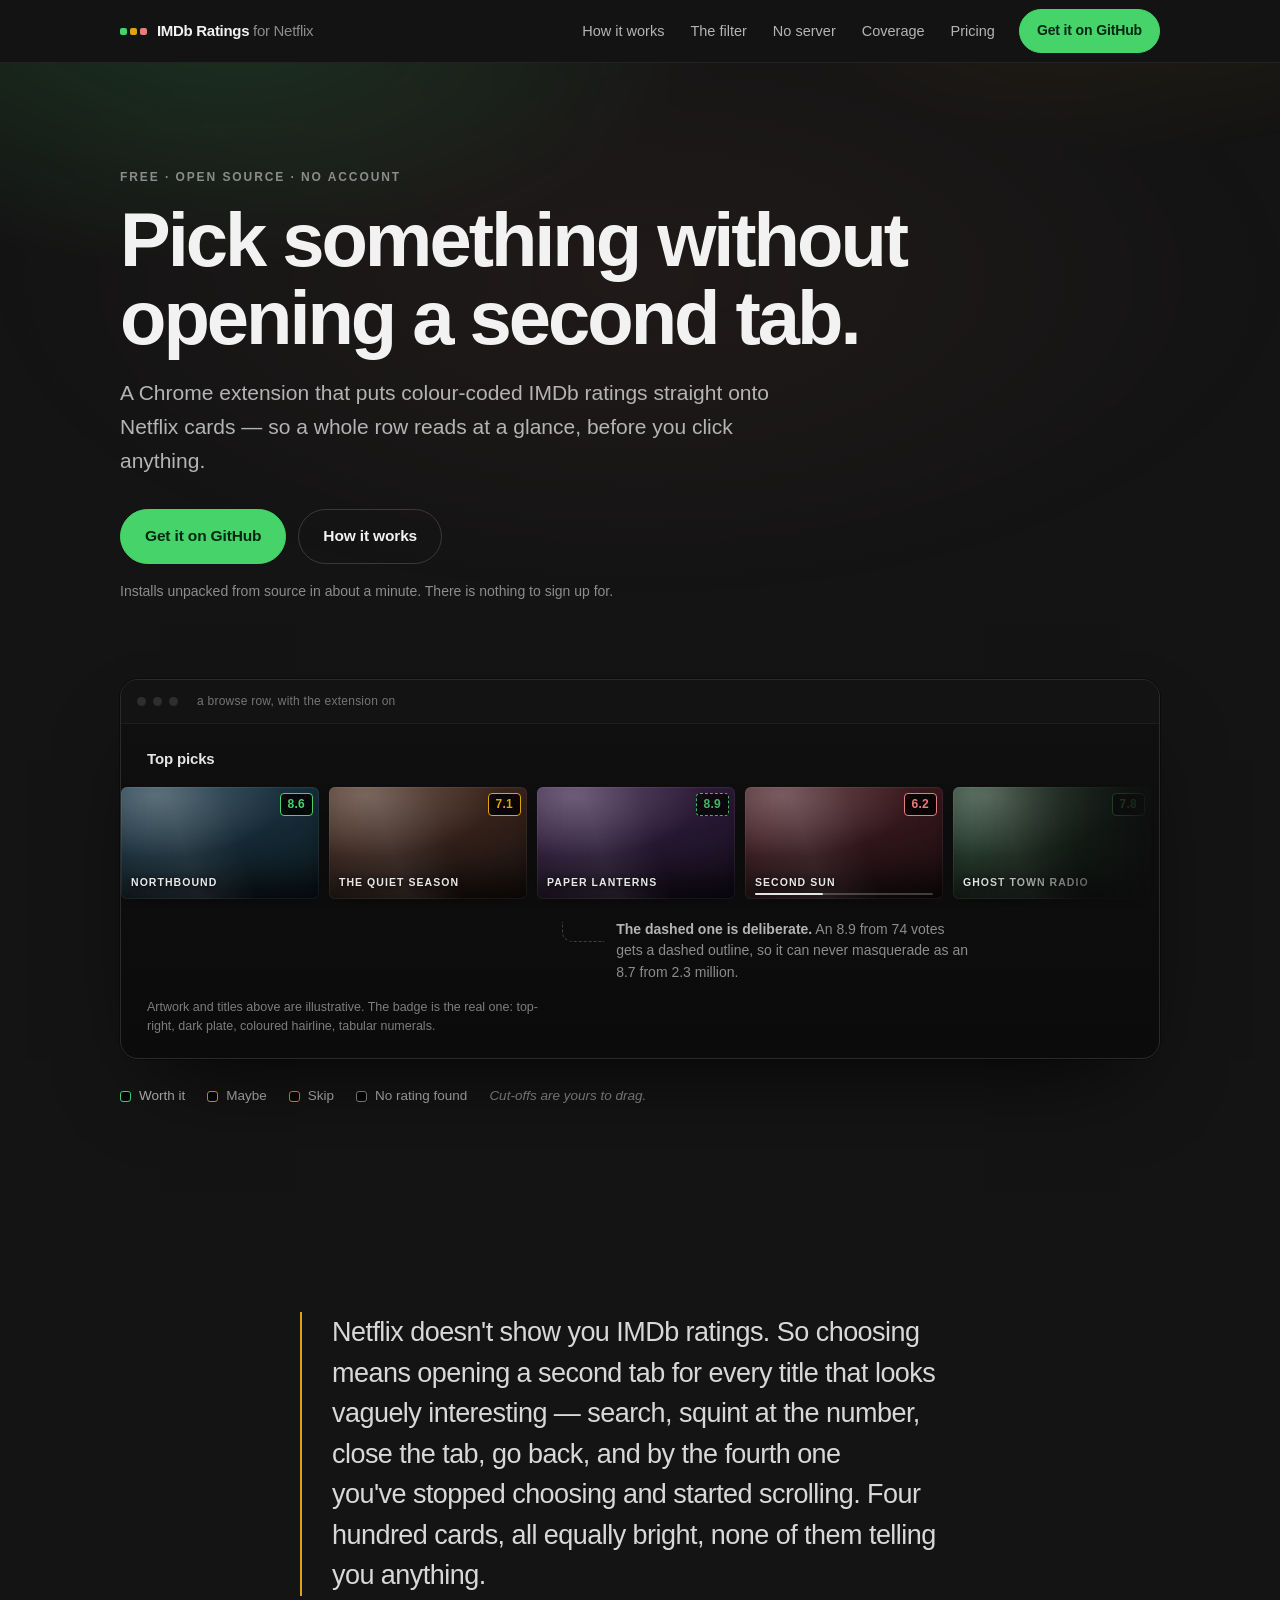
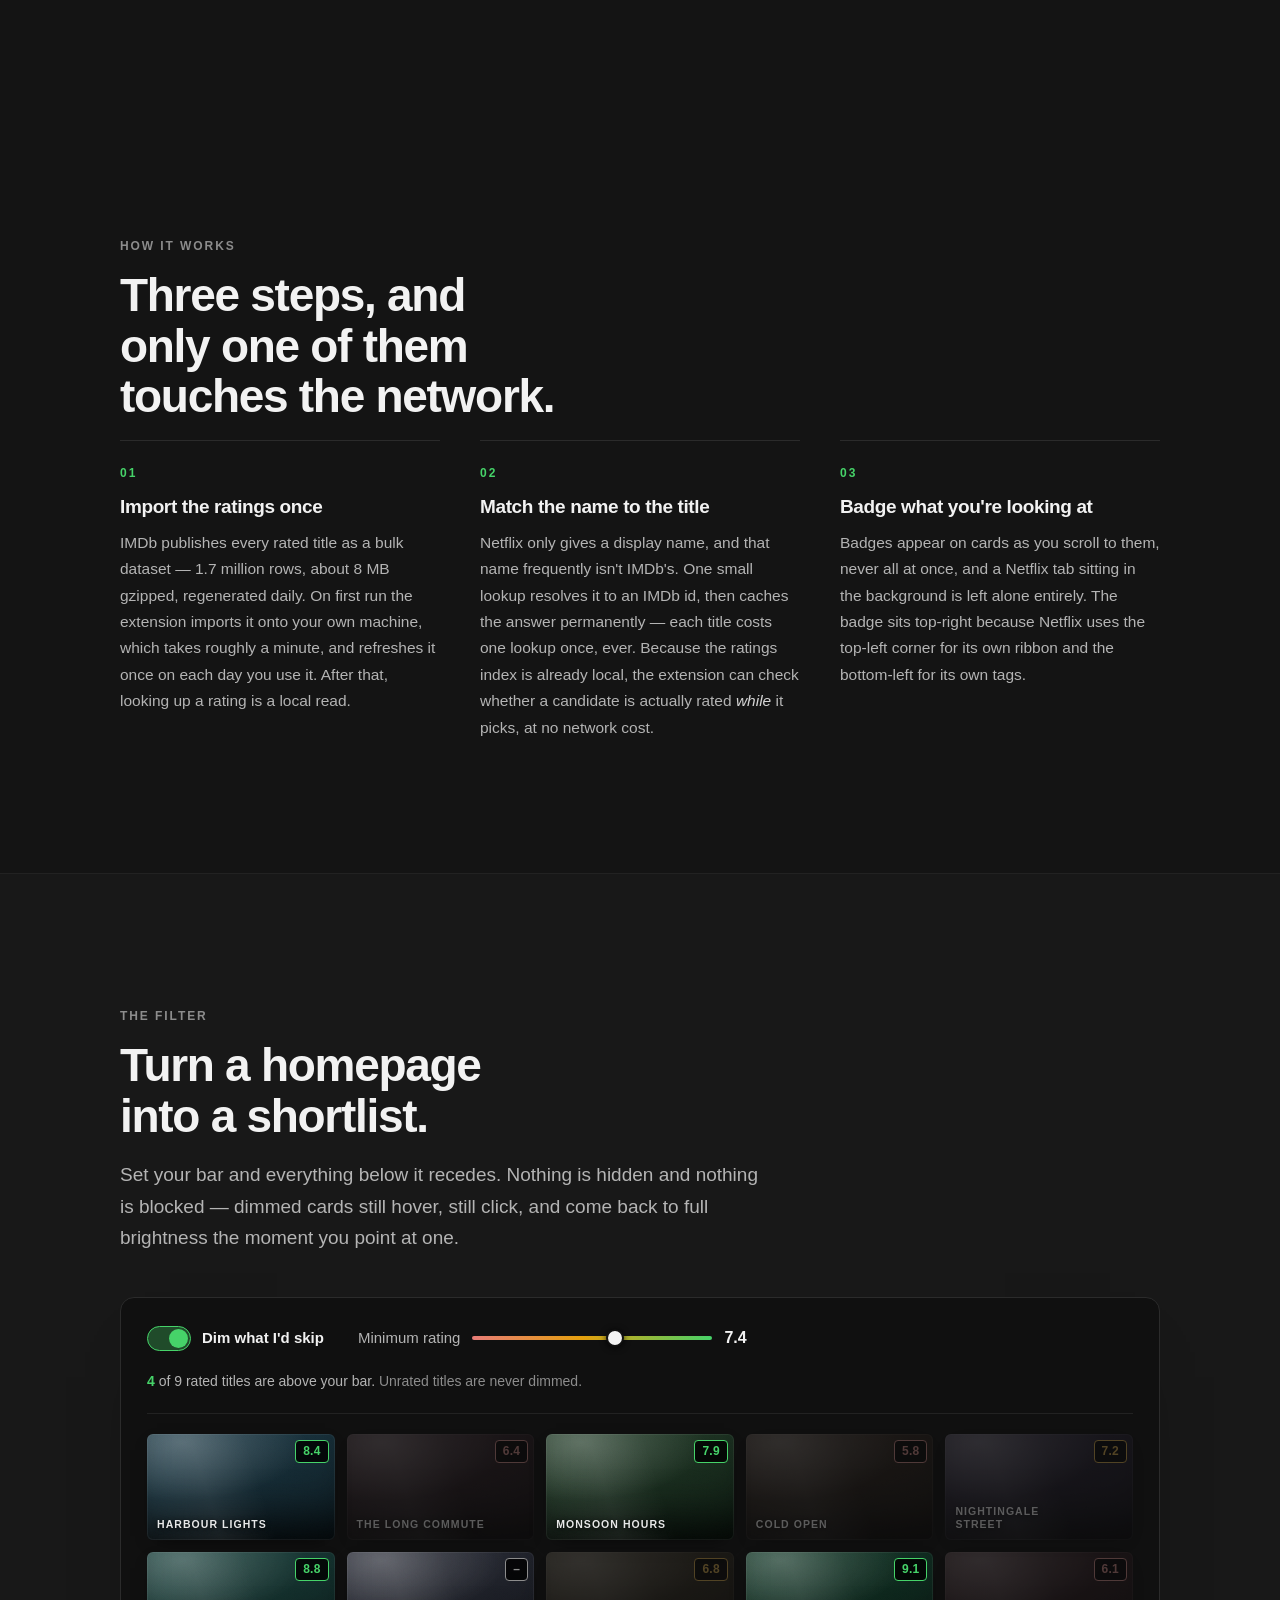
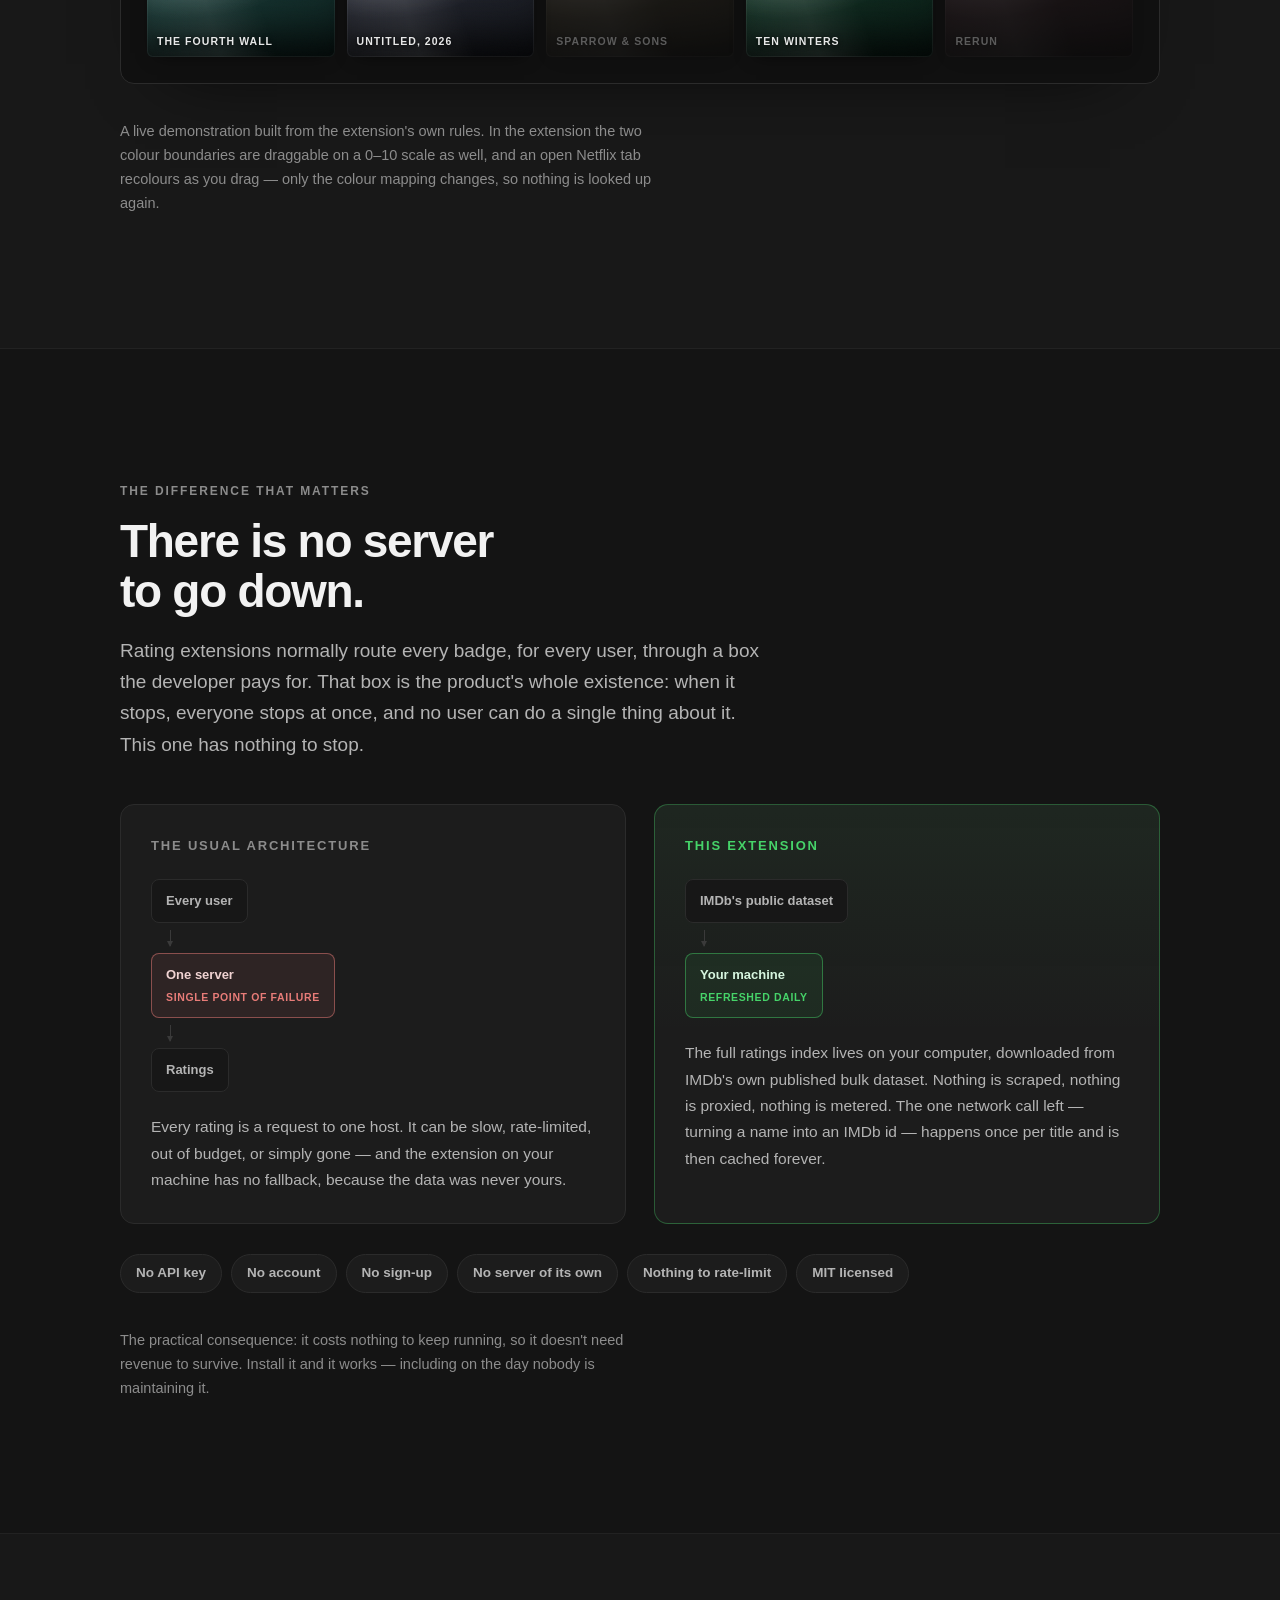
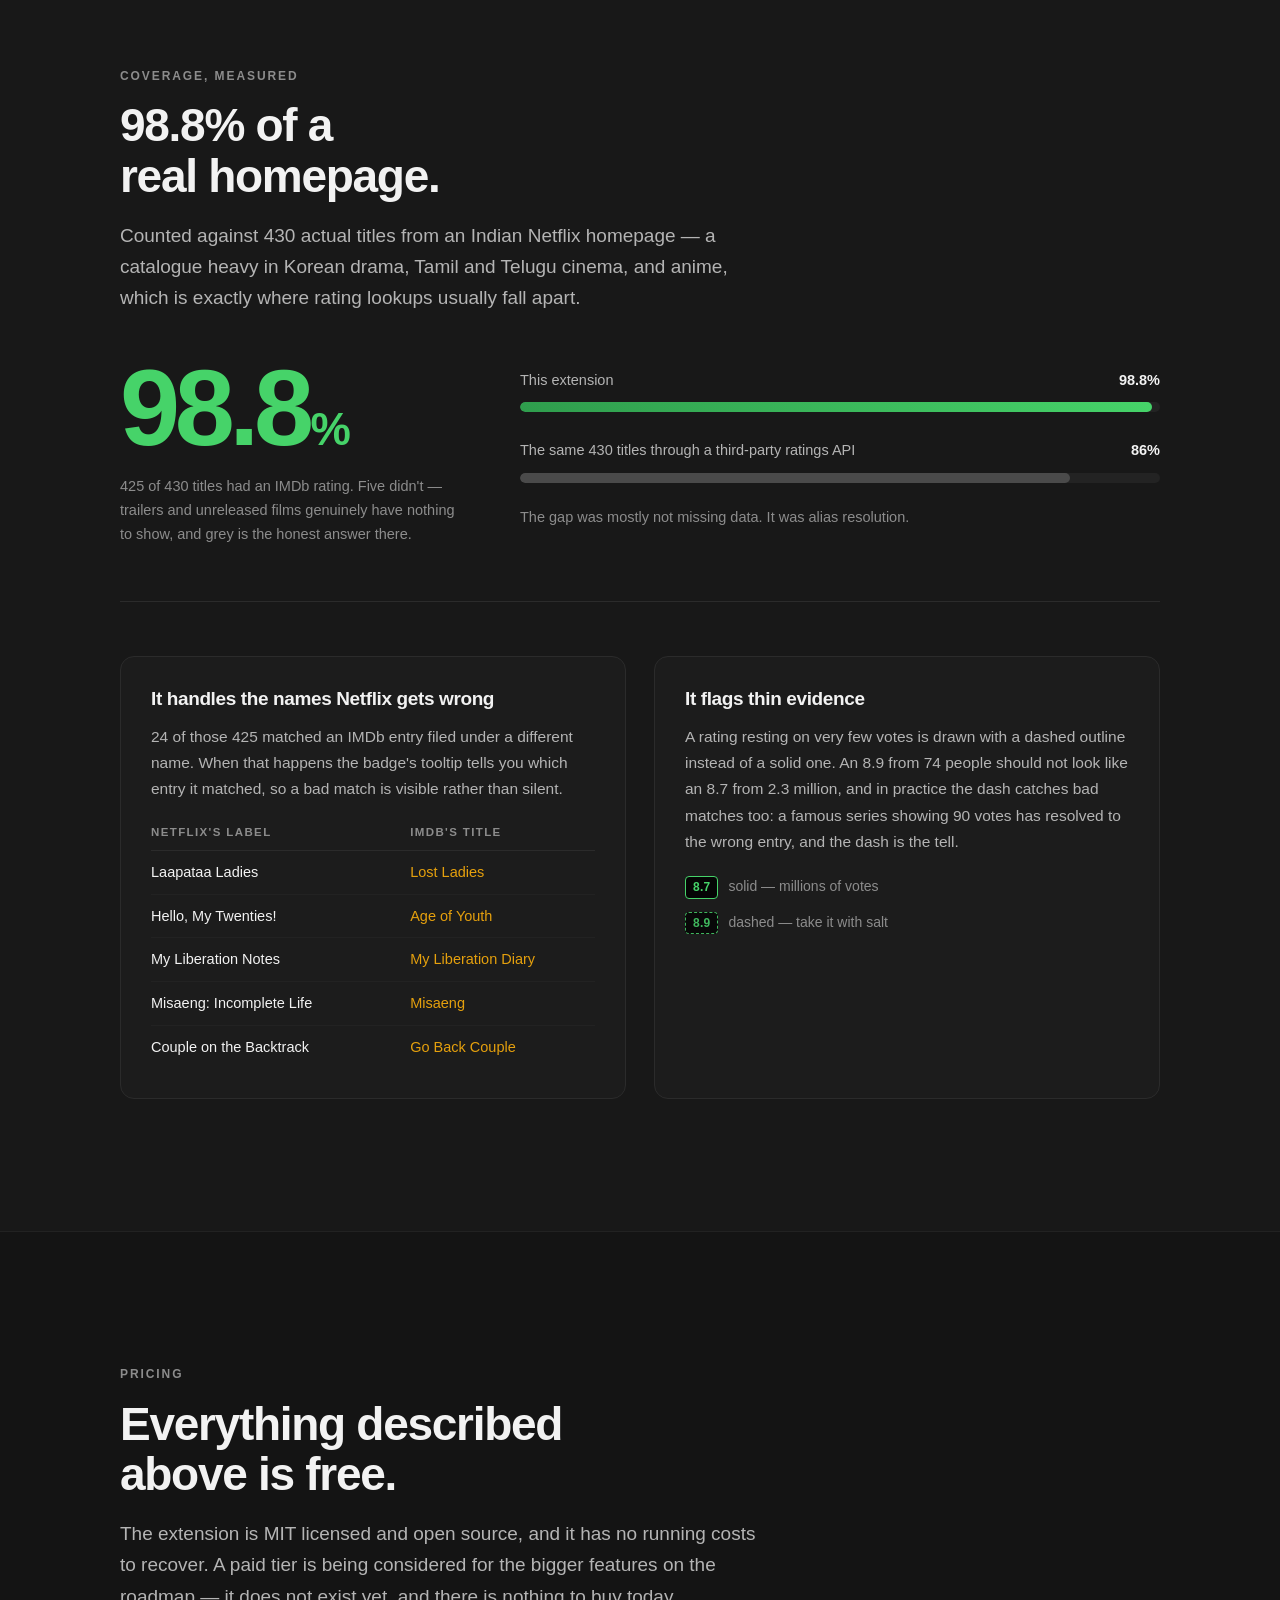
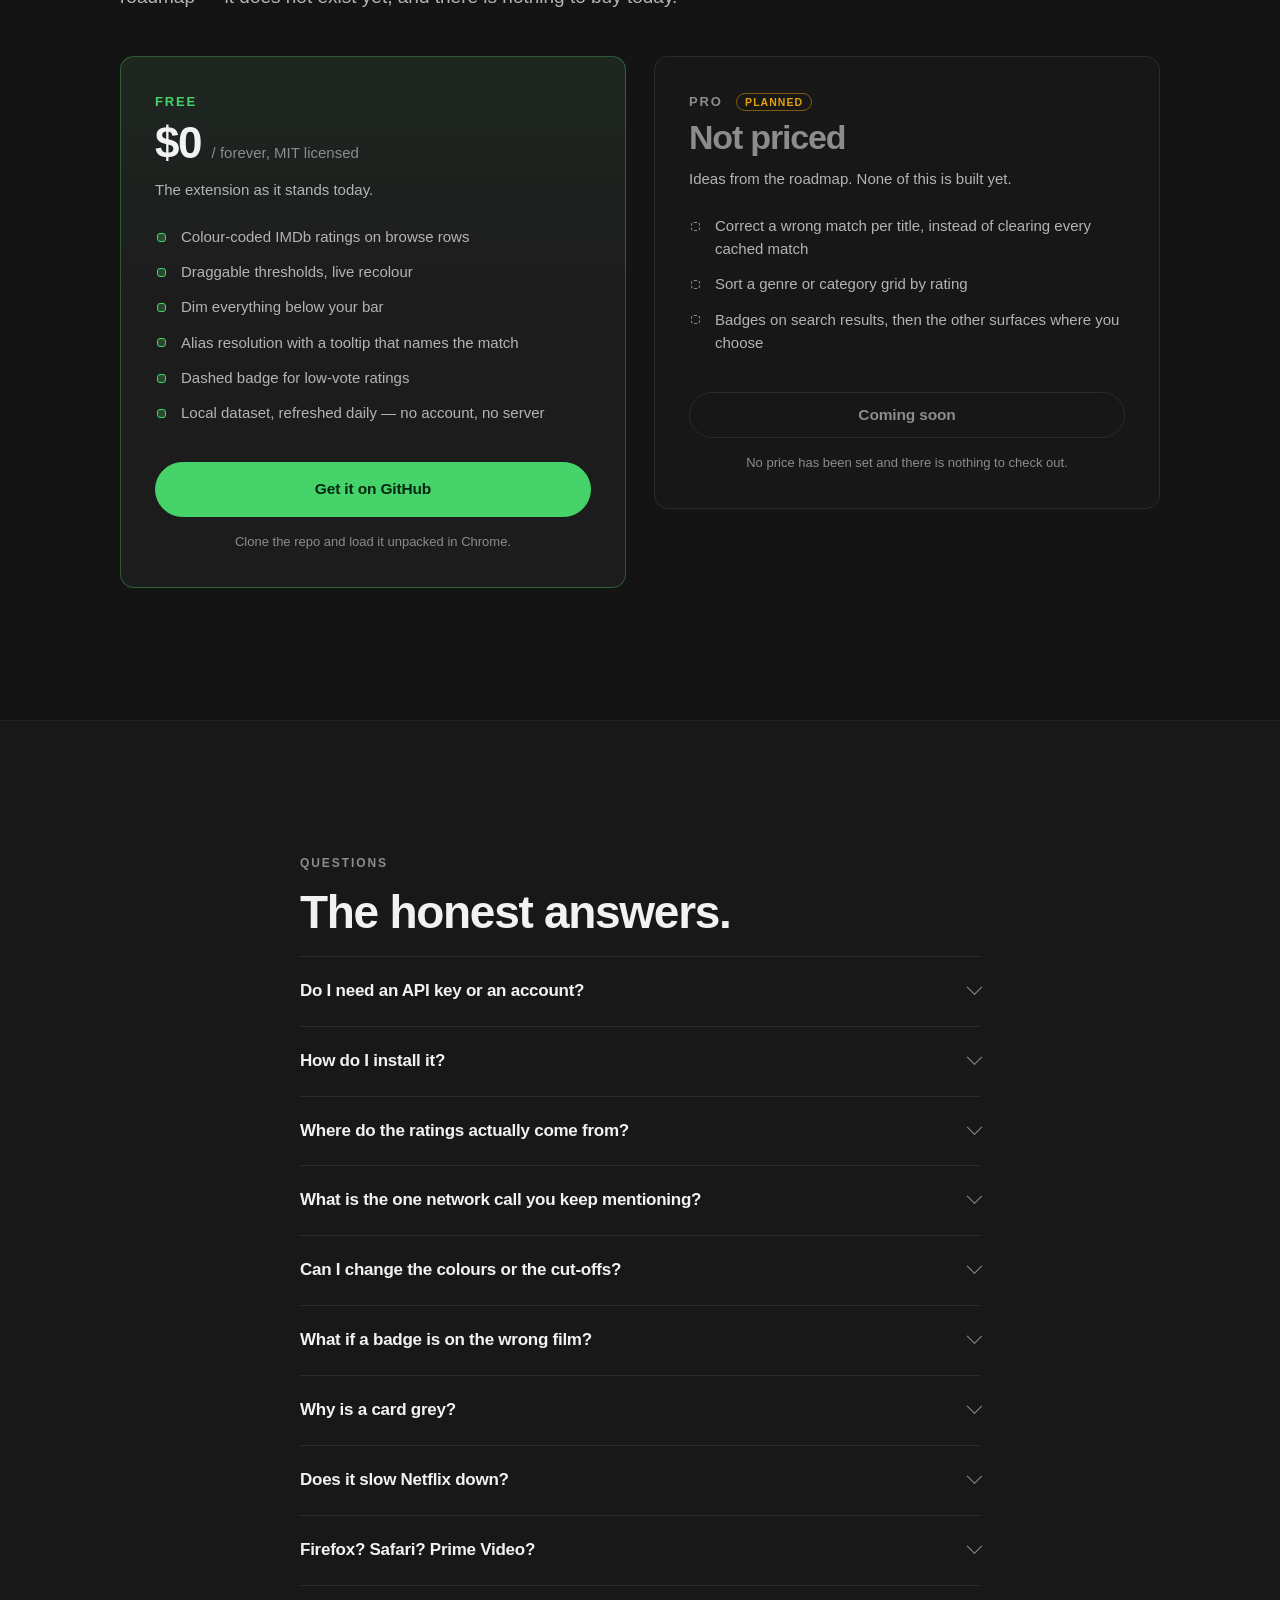
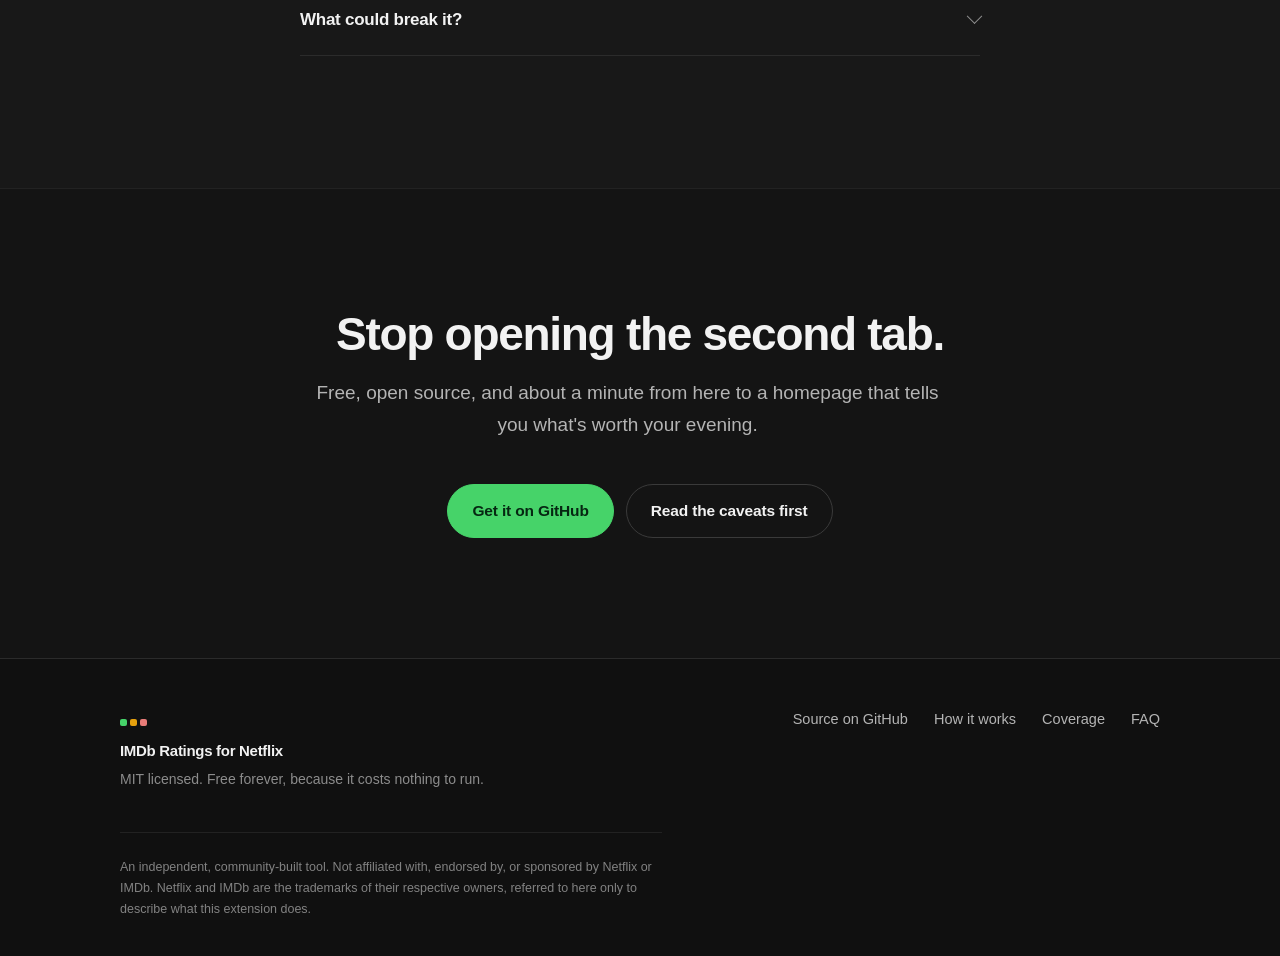
<file: site/index.html>
<!doctype html>
<html lang="en">
<head>
<meta charset="utf-8">
<meta name="viewport" content="width=device-width, initial-scale=1">
<title>IMDb Ratings for Netflix — the rating, on the card</title>
<meta name="description" content="A free, open-source Chrome extension that puts colour-coded IMDb ratings straight onto Netflix cards. No API key, no account, and no server anywhere.">
<meta name="color-scheme" content="dark">
<link rel="stylesheet" href="style.css">
</head>
<body>

<a class="skip" href="#main">Skip to content</a>

<header class="site-head">
  <div class="wrap head-inner">
    <a class="brand" href="#top">
      <span class="brand-mark" aria-hidden="true">
        <span class="brand-dot" data-tier="high"></span>
        <span class="brand-dot" data-tier="mid"></span>
        <span class="brand-dot" data-tier="low"></span>
      </span>
      <span class="brand-name">IMDb Ratings <span class="brand-thin">for Netflix</span></span>
    </a>
    <nav class="head-nav" aria-label="Sections">
      <a href="#how">How it works</a>
      <a href="#filter">The filter</a>
      <a href="#server">No server</a>
      <a href="#coverage">Coverage</a>
      <a href="#pricing">Pricing</a>
    </nav>
    <a class="btn btn-sm btn-primary head-cta" href="https://github.com/hariprasath891996/netflix-imdb-ratings">Get it on GitHub</a>
  </div>
</header>

<main id="main">

  <!-- ───────────────────────── hero ───────────────────────── -->
  <section class="hero" id="top">
    <div class="hero-glow" aria-hidden="true"></div>
    <div class="wrap hero-inner">

      <p class="eyebrow">Free · Open source · No account</p>

      <h1 class="hero-title">Pick something without<br>opening a second tab.</h1>

      <p class="hero-sub">
        A Chrome extension that puts colour-coded IMDb ratings straight onto Netflix
        cards — so a whole row reads at a glance, before you click anything.
      </p>

      <div class="hero-cta">
        <a class="btn btn-primary" href="https://github.com/hariprasath891996/netflix-imdb-ratings">Get it on GitHub</a>
        <a class="btn btn-ghost" href="#how">How it works</a>
      </div>

      <p class="hero-note">
        Installs unpacked from source in about a minute. There is nothing to sign up for.
      </p>

      <!-- the demo row -->
      <div class="demo">
        <div class="demo-chrome" aria-hidden="true">
          <span class="demo-dot"></span><span class="demo-dot"></span><span class="demo-dot"></span>
          <span class="demo-url">a browse row, with the extension on</span>
        </div>

        <p class="row-label">Top picks</p>

        <ul class="row" role="list">
          <li class="tile" style="--a:#1d3b4a; --b:#0d1a22;">
            <span class="badge" data-tier="high"><span class="sr-only">IMDb rating: </span>8.6</span>
            <span class="tile-title">Northbound</span>
          </li>
          <li class="tile" style="--a:#4a2f22; --b:#1c1210;">
            <span class="badge" data-tier="mid"><span class="sr-only">IMDb rating: </span>7.1</span>
            <span class="tile-title">The Quiet Season</span>
          </li>
          <li class="tile tile-flag" style="--a:#3a2148; --b:#150e1d;">
            <span class="badge" data-tier="high" data-confidence="low"><span class="sr-only">IMDb rating, low confidence: </span>8.9</span>
            <span class="tile-title">Paper Lanterns</span>
          </li>
          <li class="tile" style="--a:#4a1f27; --b:#1b0d10;">
            <span class="badge" data-tier="low"><span class="sr-only">IMDb rating: </span>6.2</span>
            <span class="tile-title">Second Sun</span>
            <span class="tile-progress" aria-hidden="true"><i style="width:38%"></i></span>
          </li>
          <li class="tile" style="--a:#243f2c; --b:#0e1a12;">
            <span class="badge" data-tier="high"><span class="sr-only">IMDb rating: </span>7.8</span>
            <span class="tile-title">Ghost Town Radio</span>
          </li>
          <li class="tile" style="--a:#2b2f3d; --b:#111318;">
            <span class="badge" data-tier="unknown"><span class="sr-only">No IMDb rating found: </span>–</span>
            <span class="tile-title">Behind the Reel</span>
          </li>
          <li class="tile" style="--a:#4a4126; --b:#1a1710;">
            <span class="badge" data-tier="mid"><span class="sr-only">IMDb rating: </span>6.9</span>
            <span class="tile-title">Salt Flats</span>
          </li>
        </ul>

        <div class="annot">
          <span class="annot-line" aria-hidden="true"></span>
          <p class="annot-text">
            <strong>The dashed one is deliberate.</strong> An 8.9 from 74 votes gets a dashed
            outline, so it can never masquerade as an 8.7 from 2.3 million.
          </p>
        </div>

        <p class="demo-caption">
          Artwork and titles above are illustrative. The badge is the real one:
          top-right, dark plate, coloured hairline, tabular numerals.
        </p>
      </div>

      <ul class="legend" role="list">
        <li><span class="swatch" data-tier="high"></span> Worth it</li>
        <li><span class="swatch" data-tier="mid"></span> Maybe</li>
        <li><span class="swatch" data-tier="low"></span> Skip</li>
        <li><span class="swatch" data-tier="unknown"></span> No rating found</li>
        <li class="legend-note">Cut-offs are yours to drag.</li>
      </ul>

    </div>
  </section>

  <!-- ───────────────────────── problem ───────────────────────── -->
  <section class="band problem">
    <div class="wrap narrow">
      <p class="statement">
        Netflix doesn't show you IMDb ratings. So choosing means opening a second tab
        for every title that looks vaguely interesting — search, squint at the number,
        close the tab, go back, and by the fourth one you've stopped choosing and started
        scrolling. Four hundred cards, all equally bright, none of them telling you anything.
      </p>
    </div>
  </section>

  <!-- ───────────────────────── how it works ───────────────────────── -->
  <section class="band" id="how">
    <div class="wrap">
      <p class="eyebrow">How it works</p>
      <h2 class="h2">Three steps, and only one of them touches the network.</h2>

      <ol class="steps" role="list">
        <li class="step">
          <span class="step-num" aria-hidden="true">01</span>
          <h3 class="step-h">Import the ratings once</h3>
          <p>
            IMDb publishes every rated title as a bulk dataset — 1.7 million rows,
            about 8&nbsp;MB gzipped, regenerated daily. On first run the extension imports
            it onto your own machine, which takes roughly a minute, and refreshes it once
            on each day you use it. After that, looking up a rating is a local read.
          </p>
        </li>
        <li class="step">
          <span class="step-num" aria-hidden="true">02</span>
          <h3 class="step-h">Match the name to the title</h3>
          <p>
            Netflix only gives a display name, and that name frequently isn't IMDb's.
            One small lookup resolves it to an IMDb id, then caches the answer permanently —
            each title costs one lookup once, ever. Because the ratings index is already
            local, the extension can check whether a candidate is actually rated
            <em>while</em> it picks, at no network cost.
          </p>
        </li>
        <li class="step">
          <span class="step-num" aria-hidden="true">03</span>
          <h3 class="step-h">Badge what you're looking at</h3>
          <p>
            Badges appear on cards as you scroll to them, never all at once, and a Netflix
            tab sitting in the background is left alone entirely. The badge sits top-right
            because Netflix uses the top-left corner for its own ribbon and the bottom-left
            for its own tags.
          </p>
        </li>
      </ol>
    </div>
  </section>

  <!-- ───────────────────────── dim filter ───────────────────────── -->
  <section class="band band-alt" id="filter">
    <div class="wrap">
      <p class="eyebrow">The filter</p>
      <h2 class="h2">Turn a homepage into a shortlist.</h2>
      <p class="lead">
        Set your bar and everything below it recedes. Nothing is hidden and nothing is
        blocked — dimmed cards still hover, still click, and come back to full brightness
        the moment you point at one.
      </p>

      <div class="filter-demo">
        <div class="controls">
          <div class="ctrl-row">
            <label class="switch" for="dim-toggle">
              <input type="checkbox" id="dim-toggle" checked>
              <span class="switch-track" aria-hidden="true"><span class="switch-knob"></span></span>
              <span class="switch-label">Dim what I'd skip</span>
            </label>
          </div>

          <div class="ctrl-row slider-row">
            <label for="dim-threshold">Minimum rating</label>
            <input type="range" id="dim-threshold" min="5" max="9" step="0.1" value="7.4"
                   aria-describedby="dim-status">
            <output class="ctrl-value" id="dim-value" for="dim-threshold">7.4</output>
          </div>

          <p class="ctrl-status" id="dim-status" role="status">
            <span id="dim-count">4</span> of <span id="dim-total">9</span> rated titles are above your bar.
            <span class="ctrl-hint">Unrated titles are never dimmed.</span>
          </p>
        </div>

        <ul class="grid" id="dim-grid" role="list" data-dim="on">
          <li class="tile" data-rating="8.4" style="--a:#1f3d4a; --b:#0c1a20;">
            <span class="badge" data-tier="high"><span class="sr-only">IMDb rating: </span>8.4</span><span class="tile-title">Harbour Lights</span>
          </li>
          <li class="tile" data-rating="6.4" style="--a:#432430; --b:#180d12;">
            <span class="badge" data-tier="low"><span class="sr-only">IMDb rating: </span>6.4</span><span class="tile-title">The Long Commute</span>
          </li>
          <li class="tile" data-rating="7.9" style="--a:#26402c; --b:#0d1a11;">
            <span class="badge" data-tier="high"><span class="sr-only">IMDb rating: </span>7.9</span><span class="tile-title">Monsoon Hours</span>
          </li>
          <li class="tile" data-rating="5.8" style="--a:#3f2a1e; --b:#17100b;">
            <span class="badge" data-tier="low"><span class="sr-only">IMDb rating: </span>5.8</span><span class="tile-title">Cold Open</span>
          </li>
          <li class="tile" data-rating="7.2" style="--a:#33284a; --b:#120f1c;">
            <span class="badge" data-tier="mid"><span class="sr-only">IMDb rating: </span>7.2</span><span class="tile-title">Nightingale Street</span>
          </li>
          <li class="tile" data-rating="8.8" style="--a:#1d4440; --b:#0b1c1a;">
            <span class="badge" data-tier="high"><span class="sr-only">IMDb rating: </span>8.8</span><span class="tile-title">The Fourth Wall</span>
          </li>
          <li class="tile" data-rating="" style="--a:#2c2f3a; --b:#111318;">
            <span class="badge" data-tier="unknown"><span class="sr-only">No IMDb rating found: </span>–</span><span class="tile-title">Untitled, 2026</span>
          </li>
          <li class="tile" data-rating="6.8" style="--a:#463a20; --b:#19150c;">
            <span class="badge" data-tier="mid"><span class="sr-only">IMDb rating: </span>6.8</span><span class="tile-title">Sparrow &amp; Sons</span>
          </li>
          <li class="tile" data-rating="9.1" style="--a:#153a2a; --b:#081712;">
            <span class="badge" data-tier="high"><span class="sr-only">IMDb rating: </span>9.1</span><span class="tile-title">Ten Winters</span>
          </li>
          <li class="tile" data-rating="6.1" style="--a:#452029; --b:#190c10;">
            <span class="badge" data-tier="low"><span class="sr-only">IMDb rating: </span>6.1</span><span class="tile-title">Rerun</span>
          </li>
        </ul>
      </div>

      <p class="micro">
        A live demonstration built from the extension's own rules. In the extension the two
        colour boundaries are draggable on a 0–10 scale as well, and an open Netflix tab
        recolours as you drag — only the colour mapping changes, so nothing is looked up again.
      </p>
    </div>
  </section>

  <!-- ───────────────────────── no server ───────────────────────── -->
  <section class="band" id="server">
    <div class="wrap">
      <p class="eyebrow">The difference that matters</p>
      <h2 class="h2">There is no server to go down.</h2>
      <p class="lead">
        Rating extensions normally route every badge, for every user, through a box the
        developer pays for. That box is the product's whole existence: when it stops, everyone
        stops at once, and no user can do a single thing about it. This one has nothing to stop.
      </p>

      <div class="compare">
        <article class="cmp cmp-them">
          <h3 class="cmp-h">The usual architecture</h3>
          <div class="flow" aria-hidden="true">
            <span class="node">Every user</span>
            <span class="arrow"></span>
            <span class="node node-hot">One server<span class="node-tag">single point of failure</span></span>
            <span class="arrow"></span>
            <span class="node">Ratings</span>
          </div>
          <p class="cmp-p">
            Every rating is a request to one host. It can be slow, rate-limited, out of budget,
            or simply gone — and the extension on your machine has no fallback, because the
            data was never yours.
          </p>
        </article>

        <article class="cmp cmp-us">
          <h3 class="cmp-h">This extension</h3>
          <div class="flow" aria-hidden="true">
            <span class="node">IMDb's public dataset</span>
            <span class="arrow"></span>
            <span class="node node-good">Your machine<span class="node-tag">refreshed daily</span></span>
          </div>
          <p class="cmp-p">
            The full ratings index lives on your computer, downloaded from IMDb's own published
            bulk dataset. Nothing is scraped, nothing is proxied, nothing is metered. The one
            network call left — turning a name into an IMDb id — happens once per title and is
            then cached forever.
          </p>
        </article>
      </div>

      <ul class="pills" role="list">
        <li class="pill">No API key</li>
        <li class="pill">No account</li>
        <li class="pill">No sign-up</li>
        <li class="pill">No server of its own</li>
        <li class="pill">Nothing to rate-limit</li>
        <li class="pill">MIT licensed</li>
      </ul>

      <p class="micro">
        The practical consequence: it costs nothing to keep running, so it doesn't need revenue
        to survive. Install it and it works — including on the day nobody is maintaining it.
      </p>
    </div>
  </section>

  <!-- ───────────────────────── coverage ───────────────────────── -->
  <section class="band band-alt" id="coverage">
    <div class="wrap">
      <p class="eyebrow">Coverage, measured</p>
      <h2 class="h2">98.8% of a real homepage.</h2>
      <p class="lead">
        Counted against 430 actual titles from an Indian Netflix homepage — a catalogue heavy
        in Korean drama, Tamil and Telugu cinema, and anime, which is exactly where
        rating lookups usually fall apart.
      </p>

      <div class="stat-wrap">
        <div class="stat">
          <p class="stat-big">98.8<span class="stat-pct">%</span></p>
          <p class="stat-cap">425 of 430 titles had an IMDb rating. Five didn't — trailers and
            unreleased films genuinely have nothing to show, and grey is the honest answer there.</p>
        </div>

        <div class="bars">
          <div class="bar-row">
            <p class="bar-label">This extension <span class="bar-num">98.8%</span></p>
            <div class="bar"><span class="bar-fill bar-ours" style="--w:98.8%"></span></div>
          </div>
          <div class="bar-row">
            <p class="bar-label">The same 430 titles through a third-party ratings API
              <span class="bar-num">86%</span></p>
            <div class="bar"><span class="bar-fill bar-theirs" style="--w:86%"></span></div>
          </div>
          <p class="bar-foot">
            The gap was mostly not missing data. It was alias resolution.
          </p>
        </div>
      </div>

      <div class="two-col">
        <article class="card">
          <h3 class="card-h">It handles the names Netflix gets wrong</h3>
          <p class="card-p">
            24 of those 425 matched an IMDb entry filed under a different name. When that
            happens the badge's tooltip tells you which entry it matched, so a bad match is
            visible rather than silent.
          </p>
          <table class="alias">
            <caption class="sr-only">Netflix display names and the corresponding IMDb titles</caption>
            <thead>
              <tr><th scope="col">Netflix's label</th><th scope="col">IMDb's title</th></tr>
            </thead>
            <tbody>
              <tr><td>Laapataa Ladies</td><td>Lost Ladies</td></tr>
              <tr><td>Hello, My Twenties!</td><td>Age of Youth</td></tr>
              <tr><td>My Liberation Notes</td><td>My Liberation Diary</td></tr>
              <tr><td>Misaeng: Incomplete Life</td><td>Misaeng</td></tr>
              <tr><td>Couple on the Backtrack</td><td>Go Back Couple</td></tr>
            </tbody>
          </table>
        </article>

        <article class="card">
          <h3 class="card-h">It flags thin evidence</h3>
          <p class="card-p">
            A rating resting on very few votes is drawn with a dashed outline instead of a solid
            one. An 8.9 from 74 people should not look like an 8.7 from 2.3 million, and in
            practice the dash catches bad matches too: a famous series showing 90 votes has
            resolved to the wrong entry, and the dash is the tell.
          </p>
          <div class="proof" aria-hidden="true">
            <span class="proof-item"><span class="badge badge-static" data-tier="high"><span class="sr-only">IMDb rating: </span>8.7</span> solid — millions of votes</span>
            <span class="proof-item"><span class="badge badge-static" data-tier="high" data-confidence="low"><span class="sr-only">IMDb rating, low confidence: </span>8.9</span> dashed — take it with salt</span>
          </div>
        </article>
      </div>
    </div>
  </section>

  <!-- ───────────────────────── pricing ───────────────────────── -->
  <section class="band" id="pricing">
    <div class="wrap">
      <p class="eyebrow">Pricing</p>
      <h2 class="h2">Everything described above is free.</h2>
      <p class="lead">
        The extension is MIT licensed and open source, and it has no running costs to recover.
        A paid tier is being considered for the bigger features on the roadmap — it does not
        exist yet, and there is nothing to buy today.
      </p>

      <div class="plans">
        <article class="plan plan-free">
          <p class="plan-name">Free</p>
          <p class="plan-price">$0 <span class="plan-per">/ forever, MIT licensed</span></p>
          <p class="plan-sub">The extension as it stands today.</p>
          <ul class="plan-list" role="list">
            <li>Colour-coded IMDb ratings on browse rows</li>
            <li>Draggable thresholds, live recolour</li>
            <li>Dim everything below your bar</li>
            <li>Alias resolution with a tooltip that names the match</li>
            <li>Dashed badge for low-vote ratings</li>
            <li>Local dataset, refreshed daily — no account, no server</li>
          </ul>
          <a class="btn btn-primary btn-block" href="https://github.com/hariprasath891996/netflix-imdb-ratings">Get it on GitHub</a>
          <p class="plan-foot">Clone the repo and load it unpacked in Chrome.</p>
        </article>

        <article class="plan plan-pro">
          <p class="plan-name">Pro <span class="tag">Planned</span></p>
          <p class="plan-price plan-price-tbd">Not priced</p>
          <p class="plan-sub">Ideas from the roadmap. None of this is built yet.</p>
          <ul class="plan-list" role="list">
            <li>Correct a wrong match per title, instead of clearing every cached match</li>
            <li>Sort a genre or category grid by rating</li>
            <li>Badges on search results, then the other surfaces where you choose</li>
          </ul>
          <button class="btn btn-ghost btn-block" type="button" disabled>Coming soon</button>
          <p class="plan-foot">No price has been set and there is nothing to check out.</p>
        </article>
      </div>
    </div>
  </section>

  <!-- ───────────────────────── faq ───────────────────────── -->
  <section class="band band-alt" id="faq">
    <div class="wrap narrow">
      <p class="eyebrow">Questions</p>
      <h2 class="h2">The honest answers.</h2>

      <div class="faq">
        <details class="q">
          <summary>Do I need an API key or an account?</summary>
          <p>No. There is no sign-up, no key to paste, and no login screen. You install it and it works.</p>
        </details>

        <details class="q">
          <summary>How do I install it?</summary>
          <p>Clone or download the repository, open <code>chrome://extensions</code>, turn on
            Developer mode, click <strong>Load unpacked</strong> and select the folder, then open
            Netflix. The first run imports IMDb's dataset — about 8&nbsp;MB, roughly a minute —
            and badges appear as soon as it finishes.</p>
        </details>

        <details class="q">
          <summary>Where do the ratings actually come from?</summary>
          <p>From IMDb's own published bulk dataset: 1.7 million rated titles, regenerated daily,
            downloaded to your machine and refreshed once on each day you use the extension.
            Ratings are not scraped, and they are not fetched through anyone's server.</p>
        </details>

        <details class="q">
          <summary>What is the one network call you keep mentioning?</summary>
          <p>The dataset is keyed by IMDb id, but Netflix only gives a display name. Resolving a
            name to an id uses IMDb's public suggestion endpoint — about a kilobyte of JSON, once
            per title, cached permanently after that. It is the JSON that powers IMDb's own search
            box rather than a supported API, so it could change without notice.</p>
        </details>

        <details class="q">
          <summary>Can I change the colours or the cut-offs?</summary>
          <p>Yes. The defaults are green at 7.5 and above, amber from 6.5 to 7.4, red below 6.5,
            grey when no rating was found. Those are a taste call, not a fact, so both boundaries
            drag along a 0–10 scale in the settings and an open Netflix tab recolours as you drag.</p>
        </details>

        <details class="q">
          <summary>What if a badge is on the wrong film?</summary>
          <p>It can happen. Matching is by name without a year, because Netflix cards don't show
            one, so remakes and sequels can resolve to the wrong entry — a season 2 title can land
            on season 1. The tooltip names the matched IMDb title and year precisely so a bad match
            is visible instead of silent, and <strong>Clear matches</strong> in the settings forces a
            fresh resolution.</p>
        </details>

        <details class="q">
          <summary>Why is a card grey?</summary>
          <p>Because no IMDb rating was found for it. Grey is not a bad score, which is why the dim
            filter never touches an unrated title — dimming them would bury exactly the new and
            regional titles worth discovering.</p>
        </details>

        <details class="q">
          <summary>Does it slow Netflix down?</summary>
          <p>Ratings are read locally, so lookups aren't waiting on a network. Badges are only
            requested for cards you actually scroll into view, and a Netflix tab sitting in the
            background is left alone entirely.</p>
        </details>

        <details class="q">
          <summary>Firefox? Safari? Prime Video?</summary>
          <p>Not yet. It is a Manifest V3 extension, so Chrome today; Firefox would need small
            changes. The rating pipeline itself is platform-agnostic — only card detection and title
            extraction are Netflix-shaped — so other streaming services are on the roadmap rather
            than in the build.</p>
        </details>

        <details class="q">
          <summary>What could break it?</summary>
          <p>Netflix's HTML is not a contract. Cards are found through Netflix's own
            test-automation attributes, which are far more stable than class names that change every
            deploy, but they are free to rename them. If badges ever silently stop appearing, that is
            almost always why — and because the whole thing is open source, the fix is two functions
            away rather than out of your hands.</p>
        </details>
      </div>
    </div>
  </section>

  <!-- ───────────────────────── final cta ───────────────────────── -->
  <section class="band closer">
    <div class="wrap narrow center">
      <h2 class="h2 closer-h">Stop opening the second tab.</h2>
      <p class="lead center-p">
        Free, open source, and about a minute from here to a homepage that tells you
        what's worth your evening.
      </p>
      <div class="hero-cta center-cta">
        <a class="btn btn-primary" href="https://github.com/hariprasath891996/netflix-imdb-ratings">Get it on GitHub</a>
        <a class="btn btn-ghost" href="#faq">Read the caveats first</a>
      </div>
    </div>
  </section>

</main>

<footer class="site-foot">
  <div class="wrap foot-inner">
    <div class="foot-brand">
      <span class="brand-mark" aria-hidden="true">
        <span class="brand-dot" data-tier="high"></span>
        <span class="brand-dot" data-tier="mid"></span>
        <span class="brand-dot" data-tier="low"></span>
      </span>
      <p class="foot-name">IMDb Ratings for Netflix</p>
      <p class="foot-lic">MIT licensed. Free forever, because it costs nothing to run.</p>
    </div>
    <nav class="foot-nav" aria-label="Footer">
      <a href="https://github.com/hariprasath891996/netflix-imdb-ratings">Source on GitHub</a>
      <a href="#how">How it works</a>
      <a href="#coverage">Coverage</a>
      <a href="#faq">FAQ</a>
    </nav>
  </div>
  <div class="wrap">
    <p class="disclaimer">
      An independent, community-built tool. Not affiliated with, endorsed by, or sponsored by
      Netflix or IMDb. Netflix and IMDb are the trademarks of their respective owners, referred to
      here only to describe what this extension does.
    </p>
  </div>
</footer>

<script src="script.js"></script>
</body>
</html>
</file>
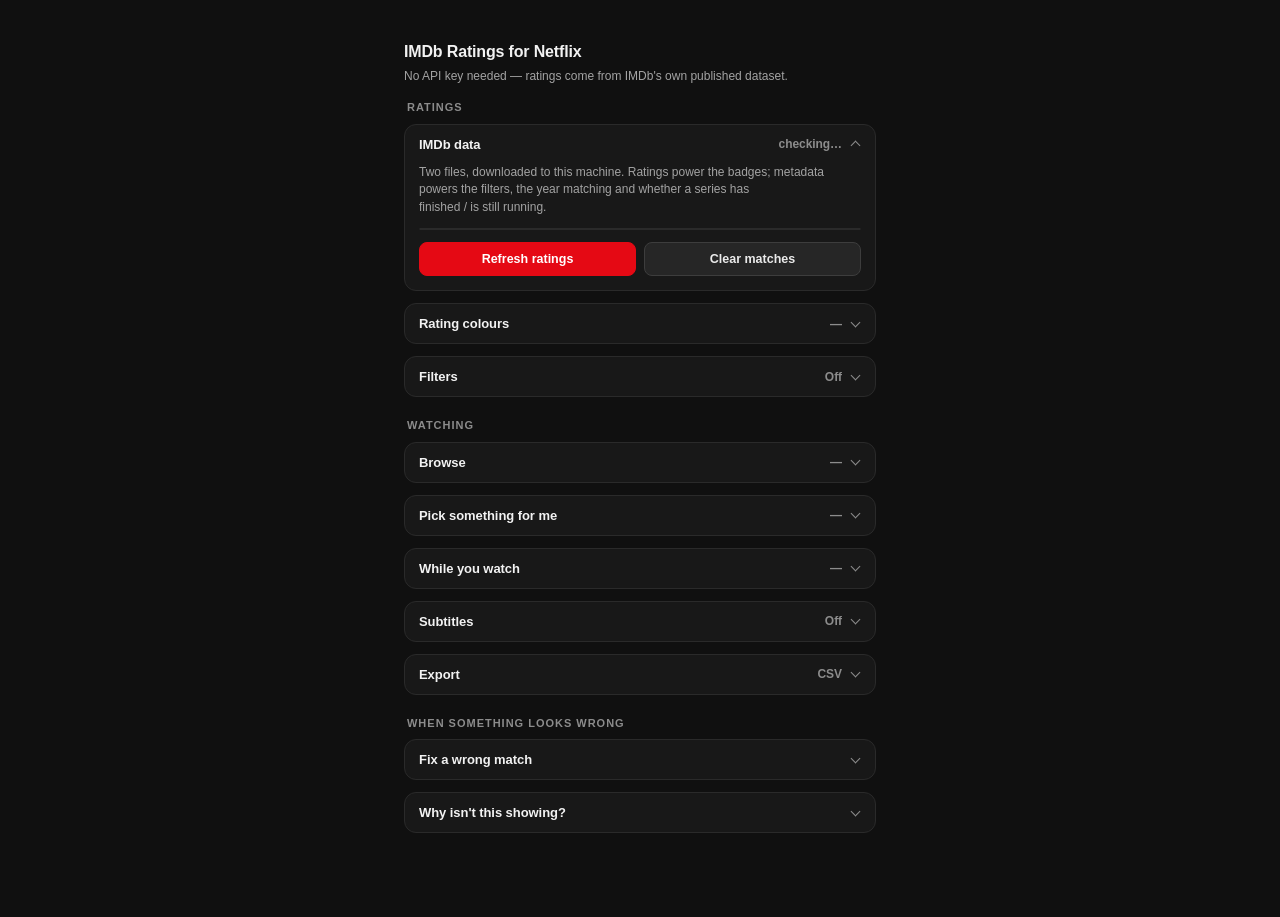
<file: options.html>
<!doctype html>
<html lang="en">
<head>
  <meta charset="utf-8">
  <title>IMDb Ratings for Netflix — Settings</title>
  <style>
    /* One palette, defined once. These are the product's colours: the same
       three tiers the badges use on Netflix, so a threshold set here looks
       like the thing it controls. */
    :root {
      color-scheme: dark;

      --green: #46d369;
      --amber: #e5a00d;
      --red: #e87c78;
      --netflix: #e50914;

      --bg: #101010;
      --card: #181818;
      --sunken: #101010;
      --line: #2a2a2a;
      --line-hi: #3d3d3d;

      --text: #f2f2f2;
      --text-2: #a3a3a3;  /* 7.0:1 on --card — AA at any size */
      --text-3: #8c8c8c;  /* 5.3:1 — the floor for anything with words in it */

      --focus: #7ab8ff;

      --r-1: 6px;
      --r-2: 8px;
      --r-3: 12px;
    }

    * { box-sizing: border-box; }

    /* Several components below set display on elements that JS also toggles
       with .hidden, and a component's own display would otherwise win. */
    [hidden] { display: none !important; }

    body {
      width: 340px;
      margin: 0 auto;
      /* Bottom padding is the toast's landing strip: it is fixed to the
         viewport, so without this it would sit on top of the last control. */
      padding: 16px 14px 58px;
      background: var(--bg);
      color: var(--text);
      font-family: -apple-system, BlinkMacSystemFont, "Segoe UI", Helvetica, Arial, sans-serif;
      font-size: 13px;
      line-height: 1.5;
      -webkit-font-smoothing: antialiased;
    }

    /* From the toolbar icon the viewport *is* the popup, ~340px wide. Opened
       as the full options page it is a whole tab, where a 340px column
       stranded in the top-left corner reads as broken rather than compact. */
    @media (min-width: 560px) {
      body { width: 520px; padding: 40px 24px 84px; }
      .page-head { margin-bottom: 20px; }
      .stack { gap: 14px; }
      .card-head { padding: 14px 18px; }
      .card-body { padding: 0 18px 18px; }
      h1 { font-size: 19px; }
      /* Every genre fits without a scroller at this width, and a scroller
         inside a page that isn't scrolling reads as a bug. */
      .chips { max-height: none; }
      .rail { padding: 0 18px 14px; }
      .subs-stage { height: 156px; }
    }

    h1 {
      margin: 0;
      font-size: 16px;
      font-weight: 600;
      letter-spacing: -0.01em;
    }
    h2 {
      margin: 0;
      font-size: 13px;
      font-weight: 600;
      letter-spacing: -0.005em;
    }
    .lede, .hint {
      color: var(--text-2);
      font-size: 12px;
      line-height: 1.45;
    }

    .page-head { margin: 0 0 14px; }
    .page-head .lede { margin: 4px 0 0; }

    .sr-only {
      position: absolute; width: 1px; height: 1px;
      margin: -1px; padding: 0; overflow: hidden;
      clip-path: inset(50%); white-space: nowrap; border: 0;
    }

    /* --- groups -----------------------------------------------------------
       Eleven cards is more page than anyone scrolls looking for one switch,
       so the cards are sorted into three answers to "what am I here to
       change": what the ratings do, what happens around the video, and what
       to press when something looks wrong. The heading is a signpost, not a
       control — it never collapses, so the shape of the page is constant. */
    .group + .group { margin-top: 20px; }

    .group-head {
      margin: 0 0 8px;
      padding: 0 3px;
      font-size: 11px; font-weight: 700;
      letter-spacing: .09em; text-transform: uppercase;
      color: var(--text-3);
    }

    /* --- sections ---------------------------------------------------------
       Each setting is its own card. The previous <hr>s drew a line between
       two piles of text; a card gives the heading, the explanation and the
       control one visible boundary, so the eye can skip a whole setting. */
    .stack { display: flex; flex-direction: column; gap: 12px; }

    .card {
      background: var(--card);
      border: 1px solid var(--line);
      border-radius: var(--r-3);
    }

    /* --- the card header ---------------------------------------------------
       Every card is collapsible and every closed card still says what it is
       set to, so the page can be read as a list of current answers and opened
       only where one is wrong. Same disclosure vocabulary as the genre row
       below — button, value, chevron — because it is the same gesture. */
    .card-h { margin: 0; font-size: inherit; font-weight: inherit; }

    .card-head {
      appearance: none;
      display: flex; align-items: center; gap: 10px;
      width: 100%; padding: 12px 14px;
      background: transparent; color: var(--text);
      border: 0; border-radius: var(--r-3);
      font-family: inherit; font-size: 13px; font-weight: 600;
      letter-spacing: -0.005em; text-align: left;
      cursor: pointer;
      transition: background-color .12s ease;
    }
    .card-head:hover { background: #1d1d1d; }
    /* Inset, because an outline outside the button would be clipped by the
       card's own rounded border. */
    .card-head:focus-visible { outline: 2px solid var(--focus); outline-offset: -3px; }
    .card-head[aria-expanded="true"] { border-radius: var(--r-3) var(--r-3) 0 0; }
    /* The filter rail sits under the header whether or not the card is open, so
       the header stops rounding into it while it is showing. */
    .card:has(.rail:not([hidden])) .card-head { border-radius: var(--r-3) var(--r-3) 0 0; }

    .card-title { flex: none; }

    .card-value {
      flex: 1; min-width: 0;
      overflow: hidden; text-overflow: ellipsis; white-space: nowrap;
      text-align: right;
      font-size: 12px; font-weight: 600; color: var(--text-3);
      font-variant-numeric: tabular-nums;
    }
    .card-value[data-on="yes"]  { color: var(--green); }
    .card-value[data-on="busy"] { color: var(--amber); }
    .card-value[data-on="bad"]  { color: var(--red); }

    .card-body { padding: 0 14px 14px; }
    /* One spacing rhythm for every card: 12px between blocks, and the header
       above already supplies the space at the top. */
    .card-body > * { margin: 0; }
    .card-body > * + * { margin-top: 12px; }

    /* --- buttons ----------------------------------------------------------- */
    .btn {
      appearance: none;
      display: inline-flex; align-items: center; justify-content: center;
      min-height: 34px; padding: 0 12px;
      border: 1px solid var(--line-hi); border-radius: var(--r-2);
      background: #262626; color: #eaeaea;
      font-family: inherit; font-size: 12.5px; font-weight: 600; line-height: 1;
      cursor: pointer;
      transition: background-color .12s ease, border-color .12s ease, transform .06s ease;
    }
    .btn:hover:not(:disabled) { background: #303030; border-color: #4d4d4d; }
    .btn:active:not(:disabled) { background: #212121; transform: translateY(1px); }
    .btn:focus-visible { outline: 2px solid var(--focus); outline-offset: 2px; }
    .btn:disabled { opacity: .42; cursor: not-allowed; }

    /* Netflix red is reserved for the one action a section exists to perform. */
    .btn.primary { background: var(--netflix); border-color: var(--netflix); color: #fff; }
    .btn.primary:hover:not(:disabled) { background: #f6121d; border-color: #f6121d; }
    .btn.primary:active:not(:disabled) { background: #c20811; border-color: #c20811; }

    .btn.quiet { background: transparent; border-color: var(--line-hi); color: var(--text-2); }
    .btn.quiet:hover:not(:disabled) { background: #212121; color: var(--text); }
    .btn.quiet:active:not(:disabled) { background: #1a1a1a; }

    .row { display: flex; gap: 8px; }
    .row > .btn { flex: 1; }

    /* A keyboard shortcut nobody can see is a shortcut nobody has. */
    kbd {
      display: inline-block; min-width: 20px; padding: 1px 5px;
      background: #232323; color: var(--text);
      border: 1px solid var(--line-hi); border-bottom-width: 2px;
      border-radius: 4px;
      font-family: inherit; font-size: 11px; font-weight: 700; line-height: 1.45;
      text-align: center;
    }

    /* --- dataset status ---------------------------------------------------- */
    .state {
      display: flex; align-items: center; gap: 9px;
      padding: 10px 11px;
      background: var(--sunken); border: 1px solid var(--line);
      border-radius: var(--r-2);
      font-size: 12.5px;
    }
    .dot { width: 8px; height: 8px; border-radius: 50%; background: var(--text-3); flex: none; }
    .state[data-ok="yes"]  .dot { background: var(--green); }
    .state[data-ok="busy"] .dot { background: var(--amber); animation: pulse 1.4s ease-in-out infinite; }
    .state[data-ok="no"]   .dot { background: var(--red); }

    /* One row per imported file. Same dot vocabulary as .state above, keyed
       off the row's own state so the two files can disagree. */
    .dsets {
      display: flex; flex-direction: column;
      background: var(--sunken); border: 1px solid var(--line);
      border-radius: var(--r-2);
    }
    .dset {
      display: flex; align-items: center; gap: 9px;
      padding: 9px 11px;
      font-size: 12.5px;
    }
    .dset + .dset { border-top: 1px solid var(--line); }
    .dset-name { flex: none; font-weight: 600; }
    .dset-note {
      flex: 1; min-width: 0;
      overflow: hidden; text-overflow: ellipsis; white-space: nowrap;
      text-align: right; color: var(--text-3);
      font-variant-numeric: tabular-nums;
    }
    .dset[data-state="ready"]   .dot { background: var(--green); }
    .dset[data-state="stale"]   .dot { background: var(--amber); }
    .dset[data-state="busy"]    .dot { background: var(--amber); animation: pulse 1.4s ease-in-out infinite; }
    .dset[data-state="failed"]  .dot { background: var(--red); }
    .dset[data-state="failed"]  .dset-note { color: var(--red); }

    @keyframes pulse { 50% { opacity: .3; } }
    @keyframes spin { to { transform: rotate(360deg); } }

    /* --- the diagnosis read-out -------------------------------------------- */
    .diag {
      display: flex; flex-direction: column; gap: 6px;
      padding: 10px 11px;
      background: var(--sunken); border: 1px solid var(--line);
      border-radius: var(--r-2);
      font-size: 12px; line-height: 1.4;
    }
    .diag-line { display: flex; gap: 8px; align-items: baseline; color: var(--text-2); }
    .diag-line b { color: var(--text); font-weight: 600; }
    .diag-mark { flex: none; width: 12px; text-align: center; color: var(--text-3); }
    .diag-line[data-k="ok"] .diag-mark { color: var(--green); }
    .diag-line[data-k="no"] .diag-mark { color: var(--red); }

    /* --- fixing a wrong match ---------------------------------------------- */
    .find { display: flex; gap: 8px; }

    .field {
      flex: 1; min-width: 0;
      padding: 8px 10px;
      background: var(--sunken); color: var(--text);
      border: 1px solid #333; border-radius: var(--r-2);
      font-family: inherit; font-size: 12.5px; line-height: 1.4;
      transition: border-color .12s ease;
    }
    /* The diagnosis box and the font menu are on their own line rather than in
       a flex row, where flex:1 alone would leave them at their default width. */
    .field.block { display: block; width: 100%; }
    .field::placeholder { color: #7d7d7d; }
    .field:hover:not(:disabled) { border-color: #454545; }
    .field:focus { outline: none; border-color: #5a5a5a; }
    .field:focus-visible { outline: 2px solid var(--focus); outline-offset: 1px; }
    .field:disabled { cursor: not-allowed; color: var(--text-3); }
    /* The select keeps its native arrow: drawing our own risks a control with
       no visible affordance if the substitute ever fails to paint. */
    select.field { cursor: pointer; padding-right: 6px; }

    .mstatus {
      display: flex; align-items: center; gap: 8px;
      font-size: 12px; line-height: 1.4; color: var(--text-2);
    }
    .mstatus[data-kind="error"] { color: var(--red); }
    .mstatus[data-kind="ok"]    { color: var(--green); }
    .mstatus[data-kind="busy"]::before {
      content: ""; flex: none;
      width: 12px; height: 12px; border-radius: 50%;
      border: 2px solid #3a3a3a; border-top-color: var(--text);
      animation: spin .7s linear infinite;
    }

    .cands { list-style: none; margin: 0; padding: 0; display: flex; flex-direction: column; gap: 6px; }

    .cand {
      display: flex; align-items: center; gap: 10px; width: 100%;
      padding: 8px 10px;
      background: var(--sunken); color: var(--text);
      border: 1px solid var(--line); border-radius: var(--r-2);
      font-family: inherit; font-size: 12.5px; text-align: left;
      cursor: pointer;
      transition: background-color .12s ease, border-color .12s ease;
    }
    .cand:hover:not(:disabled) { background: #1d1d1d; border-color: var(--line-hi); }
    .cand:active:not(:disabled) { background: #161616; }
    .cand:focus-visible { outline: 2px solid var(--focus); outline-offset: 2px; }
    .cand:disabled { cursor: default; opacity: .55; }
    .cand[aria-pressed="true"] {
      border-color: var(--green);
      background: rgba(70, 211, 105, .09);
      opacity: 1;
    }

    .cand-main { flex: 1; min-width: 0; }
    .cand-title { display: block; font-weight: 600; line-height: 1.3; }
    .cand-sub { display: block; margin-top: 1px; font-size: 11px; color: var(--text-3); }
    .cand-sub .pin { color: var(--green); font-weight: 600; }

    .cand-score { flex: none; text-align: right; }
    .cand-rating {
      display: block;
      font-size: 13px; font-weight: 700; font-variant-numeric: tabular-nums;
      color: var(--text-3);
    }
    .cand-rating[data-tier="high"] { color: var(--green); }
    .cand-rating[data-tier="mid"]  { color: var(--amber); }
    .cand-rating[data-tier="low"]  { color: var(--red); }
    .cand-votes {
      display: block;
      font-size: 10.5px; color: var(--text-3);
      font-variant-numeric: tabular-nums; white-space: nowrap;
    }
    /* The same dashed-amber tell the badge uses on Netflix for a rating built
       on too few votes — here it is usually the sign of a wrong entry. */
    .cand-votes[data-thin="yes"] {
      color: var(--amber);
      border-bottom: 1px dashed currentColor;
    }

    /* --- the band control ------------------------------------------------
       The setting is "where do you cut a 0-10 line into three", so the
       control is that line. Dragging a boundary is the whole interaction. */
    .scale { position: relative; height: 62px; margin: 4px 0 0; touch-action: none; }
    .track {
      position: absolute; top: 26px; left: 0; right: 0; height: 12px;
      border-radius: 6px; overflow: hidden; background: #262626;
      cursor: pointer;
    }
    .band { position: absolute; top: 0; bottom: 0; }
    .band.low   { background: var(--red); }
    .band.mid   { background: var(--amber); }
    .band.high  { background: var(--green); }

    .handle {
      position: absolute; top: 20px; width: 24px; height: 24px; padding: 0;
      margin-left: -12px; border: 0; border-radius: 50%;
      background: #f2f2f2; box-shadow: 0 2px 6px rgba(0,0,0,.55);
      cursor: grab; flex: none;
      transition: box-shadow .12s ease;
    }
    .handle:hover { box-shadow: 0 0 0 6px rgba(242,242,242,.10), 0 2px 6px rgba(0,0,0,.55); }
    .handle:active { cursor: grabbing; box-shadow: 0 0 0 8px rgba(242,242,242,.14), 0 2px 6px rgba(0,0,0,.55); }
    .handle:focus-visible { outline: 2px solid var(--focus); outline-offset: 3px; }
    .handle::after {
      content: attr(data-value);
      position: absolute; left: 50%; transform: translateX(-50%);
      top: -21px; padding: 1px 5px; border-radius: 3px;
      background: #000; color: var(--text);
      font-family: inherit; font-size: 11px; font-weight: 700; line-height: 1.5;
      font-variant-numeric: tabular-nums;
    }

    .ticks {
      position: absolute; top: 42px; left: 0; right: 0;
      display: flex; justify-content: space-between;
      font-size: 10px; color: var(--text-3); font-variant-numeric: tabular-nums;
    }

    .legend { display: flex; gap: 6px; }
    .legend div {
      flex: 1; padding: 7px 6px;
      background: var(--sunken); border: 1px solid var(--line);
      border-radius: var(--r-1);
      font-size: 11px; color: var(--text-2); text-align: center;
    }
    .legend b { display: block; margin-top: 2px; font-size: 12px; font-variant-numeric: tabular-nums; }
    .legend .l b { color: var(--red); }
    .legend .m b { color: var(--amber); }
    .legend .h b { color: var(--green); }

    /* --- the dim filter ---------------------------------------------------- */
    .switch {
      display: flex; align-items: center; gap: 10px;
      padding: 10px 11px;
      background: var(--sunken); border: 1px solid var(--line);
      border-radius: var(--r-2);
      font-size: 12.5px; cursor: pointer; user-select: none;
      transition: border-color .12s ease;
    }
    .switch:hover { border-color: var(--line-hi); }
    /* The checkbox keeps every bit of its native behaviour — click, space,
       label association — and only hands its appearance to the span next to
       it, which can be drawn as the on/off object it actually is. */
    .switch input { position: absolute; width: 1px; height: 1px; margin: 0; opacity: 0; }
    .toggle {
      position: relative; flex: none;
      width: 34px; height: 20px; border-radius: 999px;
      background: #3d3d3d;
      transition: background-color .15s ease;
    }
    .toggle::after {
      content: ""; position: absolute; top: 3px; left: 3px;
      width: 14px; height: 14px; border-radius: 50%;
      background: #f2f2f2;
      transition: transform .15s ease, background-color .15s ease;
    }
    .switch input:checked + .toggle { background: var(--green); }
    .switch input:checked + .toggle::after { transform: translateX(14px); background: #0b0b0b; }
    .switch input:focus-visible + .toggle { outline: 2px solid var(--focus); outline-offset: 2px; }
    .switch b { color: var(--green); font-variant-numeric: tabular-nums; }
    /* A number that isn't currently dimming anything shouldn't wear the colour
       that means it is — same rule the narrowing values below follow. */
    .switch b[data-on="no"] { color: var(--text-3); }
    /* A switch inside a disabled fieldset: the pointer says no, and the label
       stops claiming to be clickable. */
    .switch input:disabled + .toggle { opacity: .45; }
    .switch:has(input:disabled) { cursor: not-allowed; color: var(--text-3); }

    /* A second line under a switch's own label, for the consequence that
       doesn't fit in five words. */
    .switch-main { flex: 1; min-width: 0; }
    .switch-main small {
      display: block; margin-top: 2px;
      font-size: 11.5px; line-height: 1.35; color: var(--text-3);
    }

    /* --- one rule inside the filter card -----------------------------------
       Every rule that can dim a card now lives in one card, and each is still
       its own block: a bordered panel whose left edge turns green while that
       rule is actually doing something. The value on its right says the same
       thing in words, so the colour is never the only carrier of the state. */
    .rule {
      display: flex; flex-direction: column; gap: 9px;
      padding: 11px 12px;
      background: #151515;
      border: 1px solid var(--line);
      border-left: 3px solid var(--line);
      border-radius: var(--r-2);
      transition: border-color .12s ease;
    }
    .rule > * { margin: 0; }
    .rule[data-on="yes"] { border-left-color: var(--green); }

    /* The switch belongs to the rating rule, not to the card — so inside a
       rule it drops the panel look and reads as one line of that rule rather
       than as a master control sitting above three others. */
    .rule .switch {
      padding: 0; background: none; border: 0;
      border-radius: 0; cursor: pointer;
    }
    .rule .switch:hover { border-color: transparent; }

    /* Shared by every slider on the page — the dim threshold, the runtime
       maximum, the random-pick floor and the three subtitle scales — so they
       all look like the same control doing different jobs. */
    .rng {
      display: block; width: 100%; margin: 0;
      accent-color: var(--green); cursor: pointer;
    }
    .rng:focus-visible { outline: 2px solid var(--focus); outline-offset: 4px; }
    .rng:disabled { cursor: not-allowed; }
    .ends {
      display: flex; justify-content: space-between;
      margin-top: 2px;
      font-size: 10px; color: var(--text-3); font-variant-numeric: tabular-nums;
    }

    /* --- a labelled control ------------------------------------------------
       One control, its name on the left and its current value on the right, so
       any card built out of these can be scanned down its right edge. */
    .ctl { display: flex; flex-direction: column; gap: 6px; }
    /* The card resets margins on its own children only, and these are a level
       deeper — without this a <p> here would keep its default 1em. */
    .ctl > * { margin: 0; }
    .ctl-head {
      display: flex; align-items: baseline; justify-content: space-between; gap: 10px;
      font-size: 12.5px;
    }
    .ctl-head label { cursor: pointer; }
    .ctl-head b { font-variant-numeric: tabular-nums; color: var(--green); }
    /* A filter that isn't filtering shouldn't wear the colour that means it is. */
    .ctl-head b[data-on="no"] { color: var(--text-3); font-weight: 600; }

    .note { font-size: 11.5px; line-height: 1.4; color: var(--text-3); }

    /* A button that belongs to the sentence beside it rather than to the card:
       "follow the green boundary again" is an undo for the slider above, and a
       bordered .btn there would outrank the control it undoes. */
    .linky {
      appearance: none; background: none; border: 0; padding: 0;
      font: inherit; color: var(--text-2);
      text-decoration: underline; text-underline-offset: 2px;
      cursor: pointer;
    }
    .linky:hover { color: var(--text); }
    .linky:focus-visible {
      outline: 2px solid var(--focus); outline-offset: 2px; border-radius: 3px;
    }

    /* --- the kind segmented control ---------------------------------------
       Three exclusive options at 340px: a select would hide two of them
       behind a click, and radios down the page would cost three lines.
       Native radios keep arrow-key navigation and grouping for free. */
    .seg {
      display: flex; gap: 3px; padding: 3px;
      background: var(--sunken); border: 1px solid var(--line);
      border-radius: var(--r-2);
    }
    .seg label { position: relative; flex: 1; cursor: pointer; }
    .seg input { position: absolute; width: 1px; height: 1px; margin: 0; opacity: 0; }
    .seg span {
      display: block; padding: 6px 4px;
      border-radius: 5px;
      font-size: 12px; color: var(--text-2); text-align: center;
      transition: background-color .12s ease, color .12s ease;
    }
    .seg label:hover span { background: #212121; color: var(--text); }
    .seg label:active span { background: #1a1a1a; }
    /* Deliberately neutral rather than green: "Everything" is a selection too,
       and colouring it would claim a filter is running when none is. */
    .seg input:checked + span {
      background: #2f2f2f; color: var(--text); font-weight: 600;
      box-shadow: inset 0 0 0 1px var(--line-hi);
    }
    .seg input:focus-visible + span { outline: 2px solid var(--focus); outline-offset: 2px; }
    .seg label:has(input:disabled) { cursor: not-allowed; }
    .seg input:disabled + span { color: var(--text-3); }

    /* --- the genre picker --------------------------------------------------
       21 genres is four rows of checkboxes that would dominate the page for a
       filter most people never touch. Collapsed, it costs one line and still
       says what is selected; opened, the chips are dense enough to scan and
       the closed state keeps all 21 out of the tab order. */
    .disc-row { display: flex; gap: 8px; }

    .disc {
      appearance: none;
      display: flex; align-items: center; gap: 10px;
      flex: 1; min-width: 0;
      padding: 9px 11px;
      background: var(--sunken); color: var(--text);
      border: 1px solid var(--line); border-radius: var(--r-2);
      font-family: inherit; font-size: 12.5px; text-align: left;
      cursor: pointer;
      transition: border-color .12s ease, background-color .12s ease;
    }
    .disc:hover { background: #1d1d1d; border-color: var(--line-hi); }
    .disc:active { background: #161616; }
    .disc:focus-visible { outline: 2px solid var(--focus); outline-offset: 2px; }

    .disc-value {
      flex: 1; min-width: 0;
      overflow: hidden; text-overflow: ellipsis; white-space: nowrap;
      text-align: right; color: var(--text-3); font-weight: 600;
    }
    .disc-value[data-on="yes"] { color: var(--green); }

    .chev {
      flex: none; width: 7px; height: 7px;
      margin: -3px 2px 0 0;
      border-right: 1.5px solid var(--text-3); border-bottom: 1.5px solid var(--text-3);
      transform: rotate(45deg);
      transition: transform .15s ease;
    }
    .disc[aria-expanded="true"] .chev,
    .card-head[aria-expanded="true"] .chev { margin-top: 2px; transform: rotate(-135deg); }

    .chips {
      display: flex; flex-wrap: wrap; gap: 5px;
      max-height: 156px; overflow-y: auto; overscroll-behavior: contain;
      /* Room for a focus ring that would otherwise be clipped by the scroller. */
      padding: 3px;
    }

    .chip {
      appearance: none;
      padding: 5px 9px;
      background: var(--sunken); color: var(--text-2);
      border: 1px solid var(--line); border-radius: 999px;
      font-family: inherit; font-size: 11.5px; line-height: 1.35;
      cursor: pointer;
      transition: background-color .12s ease, border-color .12s ease, color .12s ease;
    }
    .chip:hover { background: #1d1d1d; border-color: var(--line-hi); color: var(--text); }
    .chip:active { background: #161616; }
    .chip:focus-visible { outline: 2px solid var(--focus); outline-offset: 2px; }
    /* Colour alone would leave a colour-blind user counting on the border, so
       a selected chip also gains a tick and its weight. */
    .chip[aria-pressed="true"] {
      background: rgba(70, 211, 105, .12);
      border-color: var(--green);
      color: #d7f5e0; font-weight: 600;
    }
    .chip[aria-pressed="true"]::before { content: "✓ "; color: var(--green); }

    /* --- subtitle styling --------------------------------------------------
       Every control in this card is a visual judgement, and none of them can
       be judged from a number. The fieldset is used for the disabling because
       it disables its descendants for real — a faded control that still takes
       focus and still writes to storage is a lie. */
    .fields { min-width: 0; margin: 0; padding: 0; border: 0; }
    .fields > * { margin: 0; }
    .fields > * + * { margin-top: 12px; }
    .fields:disabled { opacity: .45; }

    /* A mini screen. The gradient is a stand-in for a dark scene: light enough
       at the top that "no backdrop" is legible, dark enough at the bottom that
       the difference between shadow, outline and box is the thing you see. */
    .subs-stage {
      position: sticky; top: 6px; z-index: 2;
      height: 132px; overflow: hidden;
      border: 1px solid var(--line); border-radius: var(--r-2);
      background:
        radial-gradient(115% 85% at 50% 6%, #33404f 0%, #1b2129 48%, #0b0d10 100%);
    }
    /* Positioned from the bottom because that is what the lift control means:
       a percentage of the picture's height, off the bottom edge. */
    .subs-lines {
      position: absolute; left: 0; right: 0; bottom: 0;
      padding: 6px 10px;
      text-align: center; line-height: 1.3;
      font-weight: 500;
    }
    .subs-row + .subs-row { margin-top: 2px; }
    .subs-line {
      /* Inline, so the box backdrop hugs the words rather than the column. */
      display: inline;
      -webkit-box-decoration-break: clone;
      box-decoration-break: clone;
    }

    .colour-row { display: flex; align-items: center; gap: 10px; }
    .colour {
      flex: none; width: 46px; height: 30px; padding: 2px;
      background: var(--sunken);
      border: 1px solid #333; border-radius: var(--r-2);
      cursor: pointer;
    }
    .colour::-webkit-color-swatch-wrapper { padding: 0; }
    .colour::-webkit-color-swatch { border: 0; border-radius: 5px; }
    .colour:hover:not(:disabled) { border-color: #454545; }
    .colour:focus-visible { outline: 2px solid var(--focus); outline-offset: 2px; }
    .colour:disabled { cursor: not-allowed; }
    .colour-hex {
      font-size: 12px; color: var(--text-2);
      font-variant-numeric: tabular-nums; text-transform: uppercase;
    }

    /* --- the rail: what is narrowing the page right now ---------------------
       Between the card's header and its body, so it is legible with the card
       shut — the whole active set in one line of pills, wherever the four
       controls that made it happen to be. Absent when nothing is filtering:
       the header's own value says "Off", and an empty box explaining that it
       is empty is a row of pixels asking to be read before it can be ignored.
       Each pill is the button that turns its own rule off, which is the same
       per-filter clearing the on-page bar offers on Netflix itself. */
    .rail {
      display: flex; align-items: center; flex-wrap: wrap; gap: 8px;
      padding: 0 14px 12px;
    }
    .rail .btn { flex: none; min-height: 28px; padding: 0 10px; font-size: 11.5px; }

    .pills {
      list-style: none; display: flex; flex-wrap: wrap; gap: 5px;
      flex: 1; min-width: 0; margin: 0; padding: 0;
    }
    .pill {
      appearance: none;
      display: inline-flex; align-items: center; gap: 5px;
      padding: 3px 8px; border-radius: 999px;
      background: rgba(229, 160, 13, .12);
      border: 1px solid rgba(229, 160, 13, .38);
      color: var(--amber);
      font-family: inherit;
      font-size: 11px; font-weight: 600; font-variant-numeric: tabular-nums;
      white-space: nowrap; cursor: pointer;
      transition: background-color .12s ease, border-color .12s ease;
    }
    .pill:hover { background: rgba(229, 160, 13, .2); border-color: var(--amber); }
    .pill:active { background: rgba(229, 160, 13, .1); }
    .pill:focus-visible { outline: 2px solid var(--focus); outline-offset: 2px; }
    .pill .x { font-size: 12px; line-height: 1; opacity: .75; }

    /* --- the three rating lines ---------------------------------------------
       Three numbers were each doing part of one job — where a badge turns
       green, where a card dims, where the randomiser draws from — and no
       surface ever showed them together, so they could disagree in silence.
       This is the one place they are read as a set, on the same 0-10 line the
       colours card cuts into three. */
    .trio {
      display: flex; flex-direction: column; gap: 9px;
      padding: 11px 12px;
      background: var(--sunken); border: 1px solid var(--line);
      border-radius: var(--r-2);
    }
    .trio > * { margin: 0; }
    .trio-h {
      font-size: 11px; font-weight: 700;
      letter-spacing: .07em; text-transform: uppercase;
      color: var(--text-3);
    }

    .trio-scale { position: relative; height: 38px; }
    .trio-track {
      position: absolute; top: 16px; left: 0; right: 0; height: 5px;
      border-radius: 3px; overflow: hidden; background: #262626;
    }
    .trio-track span { position: absolute; top: 0; bottom: 0; }
    .trio-track .low  { background: var(--red); }
    .trio-track .mid  { background: var(--amber); }
    .trio-track .high { background: var(--green); }

    /* Two pins on that line: the dim floor above it, the pick floor below, so
       they stay readable when the two numbers are the same. */
    .mark {
      position: absolute; transform: translateX(-50%); padding: 0 2px;
      font-size: 10px; font-weight: 700; color: var(--text);
      font-variant-numeric: tabular-nums; white-space: nowrap;
    }
    .mark::after {
      content: ""; position: absolute; left: 50%; margin-left: -1px;
      width: 2px; height: 8px; border-radius: 1px; background: currentColor;
    }
    .mark.up { top: 0; }
    .mark.up::after { top: 13px; }
    .mark.down { top: 25px; }
    .mark.down::after { top: -9px; }
    /* A floor that is set but not currently being applied still has a number,
       and hiding it would make the set unreadable — so it is greyed instead. */
    .mark[data-off="yes"] { color: var(--text-3); }
    .mark[data-off="yes"]::after { opacity: .6; }

    .trio-rows { list-style: none; display: flex; flex-direction: column; gap: 5px; margin: 0; padding: 0; }
    .trio-row { display: flex; align-items: baseline; gap: 8px; font-size: 12px; color: var(--text-2); }
    .trio-row .k { flex: none; }
    .trio-row b { flex: none; color: var(--text); font-variant-numeric: tabular-nums; }
    .trio-row[data-on="no"] b { color: var(--text-3); }
    .trio-row[data-k="green"] b { color: var(--green); }
    .trio-row .s {
      flex: 1; min-width: 0; text-align: right;
      font-size: 11px; line-height: 1.35; color: var(--text-3);
    }

    /* Only written when the three actually disagree — and it says which way,
       because "your pick can land on a card you have already dimmed" is the
       failure, not the arithmetic. */
    .trio-clash { font-size: 11.5px; line-height: 1.4; color: var(--amber); }
    .trio-clash[data-k="ok"] { color: var(--text-3); }


    /* --- the confirmation toast --------------------------------------------
       Pinned to the viewport rather than sitting in the flow, so a message
       that lasts two seconds never reflows the page under the cursor. */
    #status {
      position: fixed; left: 50%; bottom: 14px;
      transform: translateX(-50%);
      max-width: calc(100% - 28px);
      padding: 8px 13px; border-radius: 999px;
      background: #000; border: 1px solid #2f2f2f;
      box-shadow: 0 6px 20px rgba(0,0,0,.6);
      color: var(--green); font-size: 12px; font-weight: 600;
      pointer-events: none;
      transition: opacity .18s ease, transform .18s ease;
      z-index: 5;
    }
    #status:empty { opacity: 0; transform: translate(-50%, 8px); }
    #status[data-kind="error"] { color: var(--red); }

    /* Nothing here needs motion to be understood, so an OS-level request for
       less of it removes all of it — including the two spinners, which say
       nothing their accompanying text doesn't. */
    @media (prefers-reduced-motion: reduce) {
      *, *::before, *::after {
        animation-duration: .001ms !important;
        animation-iteration-count: 1 !important;
        transition-duration: .001ms !important;
      }
      .state[data-ok="busy"] .dot { opacity: 1; }
      .dset[data-state="busy"] .dot { opacity: 1; }
      .mstatus[data-kind="busy"]::before { display: none; }
      .btn:active:not(:disabled) { transform: none; }
    }
  </style>
</head>
<body>
  <header class="page-head">
    <h1>IMDb Ratings for Netflix</h1>
    <p class="lede">No API key needed — ratings come from IMDb's own published dataset.</p>
  </header>

  <main>

    <section class="group" aria-labelledby="g-ratings">
      <h2 class="group-head" id="g-ratings">Ratings</h2>
      <div class="stack">

        <section class="card" data-card="data" aria-labelledby="h-data">
          <h3 class="card-h" id="h-data">
            <button type="button" class="card-head" aria-expanded="false" aria-controls="p-data">
              <span class="card-title">IMDb data</span>
              <span class="card-value" id="v-data">checking…</span>
              <span class="chev" aria-hidden="true"></span>
            </button>
          </h3>
          <div class="card-body" id="p-data" hidden>
            <p class="hint">Two files, downloaded to this machine. Ratings power the
              badges; metadata powers the filters, the year matching and whether
              a series has finished&nbsp;/&nbsp;is&nbsp;still&nbsp;running.</p>
            <div class="dsets" id="dsets"></div>
            <div class="row">
              <button id="refresh" type="button" class="btn primary">Refresh ratings</button>
              <button id="clearTitles" type="button" class="btn">Clear matches</button>
            </div>
          </div>
        </section>

        <section class="card" data-card="colours" aria-labelledby="h-colours">
          <h3 class="card-h" id="h-colours">
            <button type="button" class="card-head" aria-expanded="false" aria-controls="p-colours">
              <span class="card-title">Rating colours</span>
              <span class="card-value" id="v-colours">—</span>
              <span class="chev" aria-hidden="true"></span>
            </button>
          </h3>
          <div class="card-body" id="p-colours" hidden>
            <p class="hint">Drag to move where the colours change. Netflix updates as you drag.</p>

            <div class="scale" id="scale" role="group" aria-label="Colour thresholds">
              <div class="track">
                <div class="band low"  id="bandLow"></div>
                <div class="band mid"  id="bandMid"></div>
                <div class="band high" id="bandHigh"></div>
              </div>
              <div class="ticks" aria-hidden="true"><span>0</span><span>5</span><span>10</span></div>
              <button class="handle" id="handleMid" type="button" role="slider"
                      aria-label="Where red becomes amber"
                      aria-valuemin="0" aria-valuemax="10"></button>
              <button class="handle" id="handleHigh" type="button" role="slider"
                      aria-label="Where amber becomes green"
                      aria-valuemin="0" aria-valuemax="10"></button>
            </div>

            <div class="legend">
              <div class="l">skip<b id="lblLow">—</b></div>
              <div class="m">maybe<b id="lblMid">—</b></div>
              <div class="h">worth it<b id="lblHigh">—</b></div>
            </div>

            <div class="row">
              <button id="resetTiers" type="button" class="btn quiet">Reset to defaults</button>
            </div>
          </div>
        </section>

        <!-- One card, four rules. They were two cards that did not look related —
             a rating filter in one, runtime/kind/genre in another — so nothing on
             this page ever answered "what is narrowing my homepage right now" in
             one place. Everything that can dim a title is now in this card, and
             the rail under its header says what is on without opening it. -->
        <section class="card" data-card="filters" aria-labelledby="h-filters">
          <h3 class="card-h" id="h-filters">
            <button type="button" class="card-head" aria-expanded="false" aria-controls="p-filters">
              <span class="card-title">Filters</span>
              <span class="card-value" id="v-filters">Off</span>
              <span class="chev" aria-hidden="true"></span>
            </button>
          </h3>

          <!-- Outside the collapsible body on purpose: the active set has to be
               readable with the card shut. Not a live region — the sliders repaint
               it every frame while dragging, and a screen reader would read the
               whole set out on each one. -->
          <div class="rail" id="filterRail" role="group" aria-label="Filters in effect" hidden>
            <ul class="pills" id="filterPills"></ul>
            <button id="clearFilters" type="button" class="btn quiet">Clear all</button>
          </div>

          <div class="card-body" id="p-filters" hidden>
            <p class="hint">Everything that can push a title into the background. Nothing is ever
              removed — a filtered card dims — and a title the dataset knows nothing about is
              never dimmed by any of these. No rating isn't a bad rating.</p>

            <div class="rule" id="ruleRating" data-on="no">
              <label class="switch" for="filterEnabled">
                <input type="checkbox" id="filterEnabled" role="switch">
                <span class="toggle" aria-hidden="true"></span>
                <span class="switch-main">Dim anything below <b id="filterMinLabel" data-on="no">7.5</b>
                  <small>Moving the slider switches this on. The three rules below have no switch
                    of their own — each starts working the moment you set it, and stops when you
                    clear it.</small>
                </span>
              </label>

              <div>
                <label class="sr-only" for="filterMin">Dim below this rating</label>
                <!-- Matches the label's printed default, so the two don't disagree for
                     the frame before the saved value loads. -->
                <input class="rng" type="range" id="filterMin" min="0" max="10" step="0.1" value="7.5"
                       aria-describedby="filterMinSource">
                <div class="ends" aria-hidden="true"><span>0</span><span>10</span></div>
              </div>

              <!-- Which of the two this number is — the green boundary, or a floor
                   set here — is written by options.js on every paint, exactly as the
                   random pick's floor already says. The inherited wording is seeded
                   because it is the state a new install is in. -->
              <p class="note" id="filterMinSource">
                <span id="filterMinSourceText">Following the green boundary from Rating colours —
                  move the slider to give dimming a floor of its own.</span>
                <button id="filterMinFollow" type="button" class="linky" hidden>Follow it again</button>
              </p>
            </div>

            <div class="trio" id="trio">
              <p class="trio-h" id="trioHead">Your three rating lines</p>
              <!-- Decorative: every number on it is spelled out in the rows below. -->
              <div class="trio-scale" aria-hidden="true">
                <div class="trio-track">
                  <span class="low"  id="trioLow"></span>
                  <span class="mid"  id="trioMid"></span>
                  <span class="high" id="trioHigh"></span>
                </div>
                <span class="mark up"   id="markDim">dim 7.5</span>
                <span class="mark down" id="markPick">pick 7.5</span>
              </div>
              <ul class="trio-rows" aria-labelledby="trioHead">
                <li class="trio-row" data-k="green">
                  <span class="k">Green from</span>
                  <b id="trioGreenValue">7.5</b>
                  <span class="s"><button type="button" class="linky" data-goto="colours">Rating colours</button></span>
                </li>
                <li class="trio-row" data-k="dim" id="trioDimRow">
                  <span class="k">Dim below</span>
                  <b id="trioDimValue">7.5</b>
                  <span class="s" id="trioDimSource">switched off — nothing dims by rating</span>
                </li>
                <li class="trio-row" data-k="pick" id="trioPickRow">
                  <span class="k">Pick from</span>
                  <b id="trioPickValue">7.5</b>
                  <span class="s"><span id="trioPickSource">following the green boundary</span> ·
                    <button type="button" class="linky" data-goto="pick">Pick</button></span>
                </li>
              </ul>
              <p class="trio-clash" id="trioClash" hidden></p>
            </div>

            <div class="rule" id="ruleRuntime" data-on="no">
              <div class="ctl-head">
                <label for="filterRuntime">Maximum length</label>
                <b id="runtimeLabel" data-on="no">Any</b>
              </div>
              <!-- Slider and its end labels are one block, so the column's gap doesn't
                   open up between a scale and the numbers that label it. -->
              <div>
                <!-- Starts at the far right, which is the off position — see options.js. -->
                <input class="rng" type="range" id="filterRuntime" min="60" max="240" step="5" value="240"
                       aria-describedby="runtimeNote">
                <div class="ends" aria-hidden="true"><span>1h</span><span>Any</span></div>
              </div>
              <p class="note" id="runtimeNote">Films only. IMDb's runtime for a series is one
                episode, not the whole thing, so series are never dimmed by length.</p>
            </div>

            <div class="rule" id="ruleKind" data-on="no">
              <div class="ctl-head">
                <span id="kindLabel">Show only</span>
              </div>
              <div class="seg" role="radiogroup" aria-labelledby="kindLabel">
                <label>
                  <input type="radio" name="filterKinds" value="all" checked><span>Everything</span>
                </label>
                <label>
                  <input type="radio" name="filterKinds" value="movies"><span>Films</span>
                </label>
                <label>
                  <input type="radio" name="filterKinds" value="series"><span>Series</span>
                </label>
              </div>
            </div>

            <div class="rule" id="ruleGenres" data-on="no">
              <!-- The closed row is this control's heading as well as its trigger:
                   it reads "Genres … Any" on one line, in step with the two above.
                   Whether it is open is remembered, so reaching the chips costs the
                   one click the first time and none after that. -->
              <div class="disc-row">
                <button id="genreToggle" type="button" class="disc"
                        aria-expanded="false" aria-controls="genrePanel">
                  <span>Genres</span>
                  <span class="disc-value" id="genreValue" data-on="no">Any</span>
                  <span class="chev" aria-hidden="true"></span>
                </button>
                <button id="genreClear" type="button" class="btn quiet" hidden>Clear</button>
              </div>
              <!-- Chips are built in options.js from one list, so the vocabulary has
                   a single home rather than 21 hand-written buttons to keep in sync. -->
              <div class="chips" id="genrePanel" role="group" aria-label="Genres" hidden></div>
            </div>
          </div>
        </section>

      </div>
    </section>

    <!-- Everything in this group moves Netflix's own furniture and reads no
         IMDb data, apart from the floor on the random pick. -->
    <section class="group" aria-labelledby="g-watch">
      <h2 class="group-head" id="g-watch">Watching</h2>
      <div class="stack">

        <section class="card" data-card="browse" aria-labelledby="h-browse">
          <h3 class="card-h" id="h-browse">
            <button type="button" class="card-head" aria-expanded="false" aria-controls="p-browse">
              <span class="card-title">Browse</span>
              <span class="card-value" id="v-browse">—</span>
              <span class="chev" aria-hidden="true"></span>
            </button>
          </h3>
          <div class="card-body" id="p-browse" hidden>
            <p class="hint">Netflix starts playing things at you while you are still deciding.
              These settings stop it. Nothing here changes your account — it is all local to
              this browser and reversible.</p>

            <label class="switch" for="stopAutoplayPreviews">
              <input type="checkbox" id="stopAutoplayPreviews" role="switch">
              <span class="toggle" aria-hidden="true"></span>
              <span class="switch-main">Stop previews on hover
                <small>The trailer that starts when the cursor rests on a card.</small>
              </span>
            </label>

            <label class="switch" for="stopAutoplayBillboard">
              <input type="checkbox" id="stopAutoplayBillboard" role="switch">
              <span class="toggle" aria-hidden="true"></span>
              <span class="switch-main">Stop the big trailer
                <small>The one across the top of the homepage.</small>
              </span>
            </label>

            <label class="switch" for="hideContinueWatching">
              <input type="checkbox" id="hideContinueWatching" role="switch">
              <span class="toggle" aria-hidden="true"></span>
              <span class="switch-main">Hide Continue Watching
                <small>Hides the row here only. Your progress is untouched.</small>
              </span>
            </label>

            <!-- Absent rather than empty: a control that says "0 hidden" is a
                 control asking to be understood before it can be ignored. -->
            <div class="ctl" id="hiddenWrap" hidden>
              <div class="ctl-head">
                <span id="hiddenLabel">Titles you've hidden</span>
                <b id="hiddenCount">0</b>
              </div>
              <p class="note">Hidden on this browser only — nothing was removed from Netflix.</p>
              <div class="row">
                <button id="hiddenClear" type="button" class="btn quiet"
                        aria-describedby="hiddenLabel">Show them all again</button>
              </div>
            </div>
          </div>
        </section>

        <section class="card" data-card="pick" aria-labelledby="h-pick">
          <h3 class="card-h" id="h-pick">
            <button type="button" class="card-head" aria-expanded="false" aria-controls="p-pick">
              <span class="card-title">Pick something for me</span>
              <span class="card-value" id="v-pick">—</span>
              <span class="chev" aria-hidden="true"></span>
            </button>
          </h3>
          <div class="card-body" id="p-pick" hidden>
            <p class="hint">Press <kbd>Shift</kbd>&nbsp;+&nbsp;<kbd>P</kbd> on Netflix and it
              chooses one title from what is on the page — the twenty minutes of scrolling,
              done in a keystroke.</p>

            <div class="ctl">
              <div class="ctl-head">
                <label for="pickMinRating">Rated at least</label>
                <b id="pickMinLabel">7.5</b>
              </div>
              <div>
                <input class="rng" type="range" id="pickMinRating" min="0" max="10" step="0.1" value="7.5"
                       aria-describedby="pickMinSource pickMinNote">
                <div class="ends" aria-hidden="true"><span>0</span><span>10</span></div>
              </div>
              <!-- Which of the two this number is — the green boundary, or a
                   floor set here — is written by options.js on every paint. The
                   inherited wording is seeded so the line doesn't start blank;
                   it is the state a new install is in. -->
              <p class="note" id="pickMinSource">
                <span id="pickMinSourceText">Following the green boundary from Rating colours —
                  move the slider to give the pick a floor of its own.</span>
                <button id="pickMinFollow" type="button" class="linky" hidden>Follow it again</button>
              </p>
              <p class="note" id="pickMinNote">If nothing on the page clears this, it says so
                rather than picking something you'd have skipped. This floor and the one that
                dims cards are two different numbers:
                <button type="button" class="linky" data-goto="filters">see them together</button>.</p>
            </div>

            <div class="ctl">
              <div class="ctl-head">
                <span id="pickKindLabel">Pick from</span>
              </div>
              <div class="seg" role="radiogroup" aria-labelledby="pickKindLabel">
                <label>
                  <input type="radio" name="pickKinds" value="all" checked><span>Everything</span>
                </label>
                <label>
                  <input type="radio" name="pickKinds" value="movies"><span>Films</span>
                </label>
                <label>
                  <input type="radio" name="pickKinds" value="series"><span>Series</span>
                </label>
              </div>
            </div>

            <label class="switch" for="pickIncludeUnrated">
              <input type="checkbox" id="pickIncludeUnrated" role="switch">
              <span class="toggle" aria-hidden="true"></span>
              <span class="switch-main">Include unrated titles
                <small>An unrated title is an unknown one, not a bad one — same position the
                  dimming takes. Off keeps the pick to titles with a score.</small>
              </span>
            </label>
          </div>
        </section>

        <section class="card" data-card="player" aria-labelledby="h-player">
          <h3 class="card-h" id="h-player">
            <button type="button" class="card-head" aria-expanded="false" aria-controls="p-player">
              <span class="card-title">While you watch</span>
              <span class="card-value" id="v-player">—</span>
              <span class="chev" aria-hidden="true"></span>
            </button>
          </h3>
          <div class="card-body" id="p-player" hidden>
            <p class="hint">Netflix already draws these buttons; this presses them for you.
              Speed is <kbd>[</kbd> slower, <kbd>]</kbd> faster and <kbd>\</kbd> back to
              normal, in the player only.</p>

            <label class="switch" for="playerSkipIntro">
              <input type="checkbox" id="playerSkipIntro" role="switch">
              <span class="toggle" aria-hidden="true"></span>
              <span class="switch-main">Skip the intro
                <small>Presses Skip Intro as soon as it appears.</small>
              </span>
            </label>

            <label class="switch" for="playerSkipRecap">
              <input type="checkbox" id="playerSkipRecap" role="switch">
              <span class="toggle" aria-hidden="true"></span>
              <span class="switch-main">Skip the recap
                <small>The same for "previously on".</small>
              </span>
            </label>

            <label class="switch" for="playerSkipCredits">
              <input type="checkbox" id="playerSkipCredits" role="switch">
              <span class="toggle" aria-hidden="true"></span>
              <span class="switch-main">Skip the credits
                <small>Starts the next episode when the credits roll. Off by default: this one
                  decides what plays next, and that should be your decision.</small>
              </span>
            </label>

            <label class="switch" for="playerSpeedEnabled">
              <input type="checkbox" id="playerSpeedEnabled" role="switch">
              <span class="toggle" aria-hidden="true"></span>
              <span class="switch-main">Speed keys
                <small><kbd>[</kbd> and <kbd>]</kbd> move in steps; <kbd>\</kbd> returns to 1×.</small>
              </span>
            </label>

            <label class="switch" for="playerSpeedPersist">
              <input type="checkbox" id="playerSpeedPersist" role="switch">
              <span class="toggle" aria-hidden="true"></span>
              <span class="switch-main">Keep the speed between episodes
                <small>The next episode also plays at that speed. Off, every episode starts
                  at 1× again.</small>
              </span>
            </label>

            <label class="switch" for="playerShortcuts">
              <input type="checkbox" id="playerShortcuts" role="switch">
              <span class="toggle" aria-hidden="true"></span>
              <span class="switch-main">Single-letter player keys
                <small><kbd>j</kbd> <kbd>l</kbd> <kbd>n</kbd> <kbd>c</kbd> do things inside the
                  player. Netflix uses bare letters too, so this is the way out if they ever
                  collide.</small>
              </span>
            </label>
          </div>
        </section>

        <section class="card" data-card="subs" aria-labelledby="h-subs">
          <h3 class="card-h" id="h-subs">
            <button type="button" class="card-head" aria-expanded="false" aria-controls="p-subs">
              <span class="card-title">Subtitles</span>
              <span class="card-value" id="v-subs">Off</span>
              <span class="chev" aria-hidden="true"></span>
            </button>
          </h3>
          <div class="card-body" id="p-subs" hidden>
            <p class="hint">Restyles the subtitles Netflix is already showing. It doesn't turn
              them on, and it changes nothing on your account — only how they look in this
              browser.</p>

            <label class="switch" for="subsEnabled">
              <input type="checkbox" id="subsEnabled" role="switch">
              <span class="toggle" aria-hidden="true"></span>
              <span class="switch-main">Use my subtitle styling
                <small>Off, Netflix's own styling is left completely alone.</small>
              </span>
            </label>

            <fieldset class="fields" id="subsFields" disabled>
              <legend class="sr-only">Subtitle appearance</legend>

              <p class="sr-only" id="subsPreviewNote">A preview below shows the sample line
                "Are you coming, or not?" in the style these controls describe.</p>
              <div class="subs-stage" id="subsStage" aria-hidden="true">
                <div class="subs-lines" id="subsLines">
                  <div class="subs-row"><span class="subs-line">Are you coming, or not?</span></div>
                  <div class="subs-row"><span class="subs-line">I'm five minutes away.</span></div>
                </div>
              </div>

              <div class="ctl">
                <div class="ctl-head">
                  <label for="subsFontSize">Size</label>
                  <b id="subsFontSizeLabel">100%</b>
                </div>
                <div>
                  <input class="rng" type="range" id="subsFontSize" min="50" max="250" step="5" value="100">
                  <div class="ends" aria-hidden="true"><span>50%</span><span>250%</span></div>
                </div>
              </div>

              <div class="ctl">
                <div class="ctl-head">
                  <label for="subsFontFamily">Typeface</label>
                </div>
                <select class="field block" id="subsFontFamily">
                  <option value="">Netflix's own</option>
                  <option value="system-ui, sans-serif">System</option>
                  <option value="Arial, Helvetica, sans-serif">Arial</option>
                  <option value="Verdana, Geneva, sans-serif">Verdana</option>
                  <option value="Tahoma, Geneva, sans-serif">Tahoma</option>
                  <option value="Georgia, serif">Georgia</option>
                  <option value="&quot;Times New Roman&quot;, Times, serif">Times New Roman</option>
                  <option value="&quot;Courier New&quot;, Courier, monospace">Courier New</option>
                </select>
                <p class="note">Verdana and Tahoma are the wide ones — easier at a distance.</p>
              </div>

              <div class="ctl">
                <div class="ctl-head">
                  <label for="subsColour">Colour</label>
                  <span class="colour-hex" id="subsColourHex">#FFFFFF</span>
                </div>
                <div class="colour-row">
                  <input class="colour" type="color" id="subsColour" value="#ffffff">
                  <span class="note">Yellow reads well over snow and daylight.</span>
                </div>
              </div>

              <div class="ctl">
                <div class="ctl-head">
                  <span id="subsBackdropLabel">Behind the text</span>
                </div>
                <div class="seg" role="radiogroup" aria-labelledby="subsBackdropLabel">
                  <label>
                    <input type="radio" name="subsBackdrop" value="none"><span>None</span>
                  </label>
                  <label>
                    <input type="radio" name="subsBackdrop" value="shadow" checked><span>Shadow</span>
                  </label>
                  <label>
                    <input type="radio" name="subsBackdrop" value="outline"><span>Outline</span>
                  </label>
                  <label>
                    <input type="radio" name="subsBackdrop" value="box"><span>Box</span>
                  </label>
                </div>
              </div>

              <div class="ctl">
                <div class="ctl-head">
                  <label for="subsOpacity">Solidity</label>
                  <b id="subsOpacityLabel">100%</b>
                </div>
                <div>
                  <input class="rng" type="range" id="subsOpacity" min="20" max="100" step="5" value="100">
                  <div class="ends" aria-hidden="true"><span>20%</span><span>100%</span></div>
                </div>
              </div>

              <div class="ctl">
                <div class="ctl-head">
                  <label for="subsLift">Lift off the bottom</label>
                  <b id="subsLiftLabel" data-on="no">None</b>
                </div>
                <div>
                  <input class="rng" type="range" id="subsLift" min="0" max="40" step="1" value="0"
                         aria-describedby="subsLiftNote">
                  <div class="ends" aria-hidden="true"><span>0%</span><span>40%</span></div>
                </div>
                <p class="note" id="subsLiftNote">Raises the line up the picture, out from under
                  the player's own controls.</p>
              </div>
            </fieldset>
          </div>
        </section>

        <section class="card" data-card="export" aria-labelledby="h-export">
          <h3 class="card-h" id="h-export">
            <button type="button" class="card-head" aria-expanded="false" aria-controls="p-export">
              <span class="card-title">Export</span>
              <span class="card-value" id="v-export">CSV</span>
              <span class="chev" aria-hidden="true"></span>
            </button>
          </h3>
          <div class="card-body" id="p-export" hidden>
            <p class="hint">Open your <b>My List</b> or your <b>viewing activity</b> page and
              press <kbd>Shift</kbd>&nbsp;+&nbsp;<kbd>E</kbd>. The file saves straight to your
              downloads.</p>

            <div class="ctl">
              <div class="ctl-head">
                <span id="exportFormatLabel">Save as</span>
              </div>
              <div class="seg" role="radiogroup" aria-labelledby="exportFormatLabel">
                <label>
                  <input type="radio" name="exportFormat" value="csv" checked><span>CSV</span>
                </label>
                <label>
                  <input type="radio" name="exportFormat" value="json"><span>JSON</span>
                </label>
              </div>
              <p class="note">CSV opens in a spreadsheet. JSON keeps the structure for anything
                that will read it back.</p>
            </div>

            <p class="note">Netflix only loads a list as you scroll it, and the export can only
              see what the page has actually loaded — so scroll to the bottom first, or you
              will get the top of your list rather than all of it.</p>
          </div>
        </section>

      </div>
    </section>

    <section class="group" aria-labelledby="g-fix">
      <h2 class="group-head" id="g-fix">When something looks wrong</h2>
      <div class="stack">

        <section class="card" data-card="match" aria-labelledby="h-match">
          <h3 class="card-h" id="h-match">
            <button type="button" class="card-head" aria-expanded="false" aria-controls="p-match">
              <span class="card-title">Fix a wrong match</span>
              <span class="card-value"></span>
              <span class="chev" aria-hidden="true"></span>
            </button>
          </h3>
          <div class="card-body" id="p-match" hidden>
            <p class="hint" id="matchHint">Some titles land on the wrong IMDb entry — a sequel matched to
              season one, or a namesake with 132 votes. Search the name exactly as the card shows it,
              then pin the right one.</p>

            <form class="find" id="matchForm">
              <label class="sr-only" for="matchTitle">Netflix title</label>
              <input class="field" id="matchTitle" type="text" placeholder="Title as Netflix shows it"
                     autocomplete="off" autocapitalize="off" spellcheck="false"
                     aria-describedby="matchHint">
              <button id="matchSearch" type="submit" class="btn primary">Search</button>
            </form>

            <p class="mstatus" id="matchStatus" role="status" hidden></p>
            <ul class="cands" id="matchList" hidden></ul>

            <div class="row">
              <button id="matchRetry" type="button" class="btn" hidden>Try again</button>
              <button id="matchReset" type="button" class="btn quiet" disabled>Reset this title</button>
            </div>
          </div>
        </section>

        <section class="card" data-card="diag" aria-labelledby="h-diag">
          <h3 class="card-h" id="h-diag">
            <button type="button" class="card-head" aria-expanded="false" aria-controls="p-diag">
              <span class="card-title">Why isn't this showing?</span>
              <span class="card-value"></span>
              <span class="chev" aria-hidden="true"></span>
            </button>
          </h3>
          <div class="card-body" id="p-diag" hidden>
            <p class="hint">Nearly everything here fails quietly on purpose — a wrong
              badge is worse than no badge. This says out loud what the extension
              found for a title, and what it decided to draw.</p>
            <label class="sr-only" for="diagTitle">Title to diagnose</label>
            <input class="field block" id="diagTitle" type="text" autocomplete="off" spellcheck="false"
                   placeholder="Title as the card spells it, e.g. Suits">
            <div class="row">
              <button id="diagRun" type="button" class="btn primary">Diagnose</button>
            </div>
            <div class="diag" id="diagOut" hidden></div>
          </div>
        </section>

      </div>
    </section>

  </main>

  <div id="status" role="status"></div>

  <script src="defaults.js"></script>
  <script src="options.js"></script>
</body>
</html>
</file>
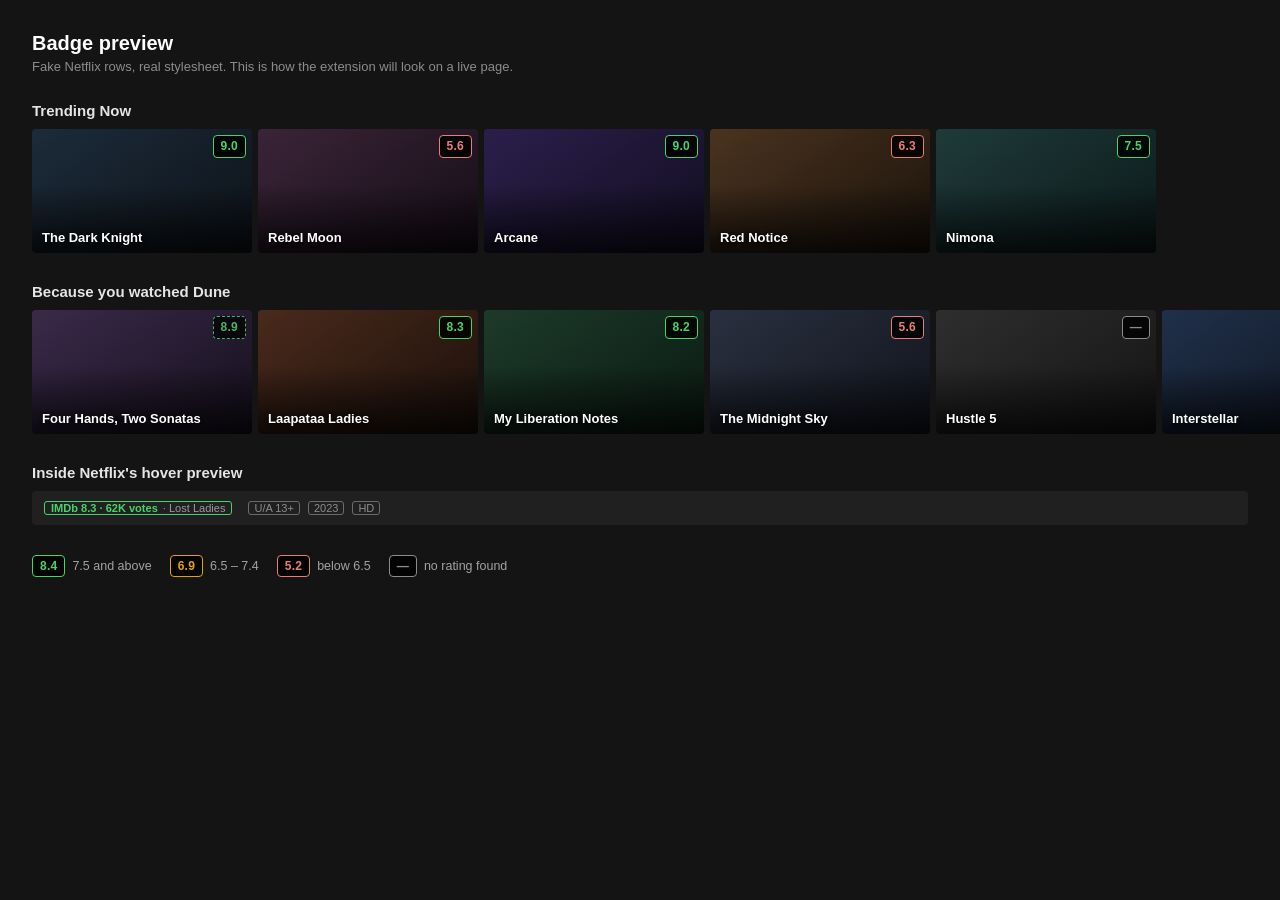
<file: preview.html>
<!doctype html>
<html lang="en">
<head>
  <meta charset="utf-8">
  <title>Badge preview — IMDb Ratings for Netflix</title>

  <!-- The real stylesheet the extension injects. Nothing is duplicated here,
       so this page is always an honest preview of the shipping badge. -->
  <link rel="stylesheet" href="content.css">

  <style>
    /* Everything below only fakes Netflix's surroundings so the badge can be
       judged in context. None of it ships. */
    body {
      margin: 0;
      padding: 32px 0 48px;
      background: #141414;
      color: #fff;
      font-family: "Netflix Sans", Helvetica, Arial, sans-serif;
    }
    h1 { margin: 0 32px 4px; font-size: 20px; font-weight: 700; }
    .sub { margin: 0 32px 28px; font-size: 13px; color: #8c8c8c; }
    h2 { margin: 0 32px 10px; font-size: 15px; font-weight: 600; color: #e5e5e5; }
    .row { display: flex; gap: 6px; padding: 0 32px 30px; overflow-x: auto; }
    .title-card { flex: 0 0 220px; }
    .boxart-container {
      position: relative;
      aspect-ratio: 16 / 9;
      border-radius: 4px;
      overflow: hidden;
      display: flex;
      align-items: flex-end;
    }
    .art { position: absolute; inset: 0; }
    .name {
      position: relative;
      z-index: 2;
      padding: 8px 10px;
      font-size: 13px;
      font-weight: 600;
      text-shadow: 0 1px 4px rgba(0,0,0,.9);
    }
    .scrim { position: absolute; inset: 0; z-index: 1;
      background: linear-gradient(to top, rgba(0,0,0,.75), transparent 55%); }
    .metarow {
      margin: 0 32px 30px; padding: 10px 12px;
      background: #202020; border-radius: 4px;
      display: flex; align-items: center; gap: 8px;
      color: #d2d2d2; font-size: 13px;
    }
    .metarow .mr-dim { color: #8c8c8c; border: 1px solid #6b6b6b; padding: 0 5px; border-radius: 3px; font-size: 11px; }
    .legend { margin: 8px 32px 0; display: flex; gap: 18px; flex-wrap: wrap;
      font-size: 12.5px; color: #a3a3a3; align-items: center; }
    .legend .nrx-badge { position: static; }
    .legend span { display: inline-flex; align-items: center; gap: 7px; }
  </style>
</head>
<body>
  <h1>Badge preview</h1>
  <p class="sub">Fake Netflix rows, real stylesheet. This is how the extension will look on a live page.</p>

  <h2>Trending Now</h2>
  <div class="row" id="row-a"></div>

  <h2>Because you watched Dune</h2>
  <div class="row" id="row-b"></div>

  <h2>Inside Netflix's hover preview</h2>
  <div class="metarow" id="metarow"></div>

  <div class="legend">
    <span><span class="nrx-badge" data-tier="high">8.4</span> 7.5 and above</span>
    <span><span class="nrx-badge" data-tier="mid">6.9</span> 6.5 – 7.4</span>
    <span><span class="nrx-badge" data-tier="low">5.2</span> below 6.5</span>
    <span><span class="nrx-badge" data-tier="unknown">—</span> no rating found</span>
  </div>

  <script>
    function shortVotes(v) {
      if (v >= 1000000) return (v / 1000000).toFixed(1) + "M";
      if (v >= 1000) return Math.round(v / 1000) + "K";
      return String(v);
    }
    const LOW_VOTE_THRESHOLD = 1000;

    // Stand-in for what background.js returns from the IMDb dataset.
    const rows = {
      "row-a": [
        { name: "The Dark Knight",      rating: "9.0", votes: 3012044, year: 2008, art: "#1c2b3a,#0d1218" },
        { name: "Rebel Moon",           rating: "5.6", votes: 118203,  year: 2023, art: "#3a2438,#150d16" },
        { name: "Arcane",               rating: "9.0", votes: 348912,  year: 2021, art: "#2b1f4a,#120d21" },
        { name: "Red Notice",           rating: "6.3", votes: 244010,  year: 2021, art: "#4a3320,#1a120a" },
        { name: "Nimona",               rating: "7.5", votes: 78221,   year: 2023, art: "#1f3a3a,#0c1919" }
      ],
      "row-b": [
        { name: "Four Hands, Two Sonatas", rating: "8.9", votes: 74, year: 2025, art: "#3a2a4a,#150f1c" },
        { name: "Laapataa Ladies",      rating: "8.3", votes: 61964, year: 2023, label: "Lost Ladies", art: "#4a2a1c,#1a0f0a" },
        { name: "My Liberation Notes",  rating: "8.2", votes: 7584,  year: 2022, label: "My Liberation Diary", art: "#1c3a2a,#0b1a12" },
        { name: "The Midnight Sky",     rating: "5.6", votes: 92104, year: 2020, art: "#2a3040,#10131b" },
        { name: "Hustle 5",             rating: null,  art: "#2e2e2e,#141414" },
        { name: "Interstellar",         rating: "8.7", votes: 2284119, year: 2014, art: "#20304a,#0c121d" }
      ]
    };

    // Mirrors the tooltip logic in content.js so the harness shows the real
    // thing rather than an approximation of it.
    let tipElement = null;
    function ensureTip() {
      if (tipElement && tipElement.isConnected) return tipElement;
      tipElement = document.createElement("div");
      tipElement.className = "nrx-tip";
      tipElement.hidden = true;
      document.body.appendChild(tipElement);
      return tipElement;
    }
    function showTip(badge) {
      const text = badge.dataset.tip;
      if (!text) return;
      const tip = ensureTip();
      tip.textContent = text;
      tip.hidden = false;
      const anchor = badge.getBoundingClientRect();
      const box = tip.getBoundingClientRect();
      let left = anchor.left + anchor.width / 2 - box.width / 2;
      left = Math.max(8, Math.min(left, window.innerWidth - box.width - 8));
      let top = anchor.top - box.height - 8;
      if (top < 8) top = anchor.bottom + 8;
      tip.style.left = `${Math.round(left)}px`;
      tip.style.top = `${Math.round(top)}px`;
    }
    function hideTip() { if (tipElement) tipElement.hidden = true; }
    window.showTip = showTip; window.hideTip = hideTip;

    const TIER_HIGH = 7.5, TIER_MID = 6.5;
    function tierFor(r) {
      const v = parseFloat(r);
      if (Number.isNaN(v)) return "unknown";
      if (v >= TIER_HIGH) return "high";
      if (v >= TIER_MID) return "mid";
      return "low";
    }

    for (const [rowId, items] of Object.entries(rows)) {
      const row = document.getElementById(rowId);
      for (const item of items) {
        const [c1, c2] = item.art.split(",");
        const card = document.createElement("div");
        card.className = "title-card";
        card.innerHTML = `
          <div class="boxart-container nrx-host">
            <div class="art" style="background:linear-gradient(145deg,${c1},${c2})"></div>
            <div class="scrim"></div>
            <div class="name">${item.name}</div>
          </div>`;
        const badge = document.createElement("div");
        badge.className = "nrx-badge";
        badge.dataset.tier = tierFor(item.rating);
        badge.textContent = item.rating ?? "—";

        if (item.rating) {
          const bits = [`IMDb ${item.rating}`];
          if (item.votes) bits.push(`${item.votes.toLocaleString()} votes`);
          if (item.year) bits.push(String(item.year));
          let tip = bits.join(" · ");
          if (item.label) tip += `\n${item.label}  (closest match)`;
          badge.dataset.tip = tip;
        } else {
          badge.dataset.tip = "No IMDb rating found";
        }
        if (item.votes && item.votes < LOW_VOTE_THRESHOLD) badge.dataset.confidence = "low";
        badge.addEventListener("mouseenter", () => showTip(badge));
        badge.addEventListener("mouseleave", hideTip);

        card.querySelector(".boxart-container").appendChild(badge);
        row.appendChild(card);
      }
    }
    // The metadata row Netflix builds inside its hover preview, with our chip
    // sitting in it the way the real one does.
    (function buildMetaRow() {
      const row = document.getElementById("metarow");
      const chip = document.createElement("span");
      chip.className = "nrx-chip";
      chip.dataset.tier = "high";
      chip.dataset.rating = "8.3";
      chip.textContent = "IMDb 8.3 · 62K votes";
      const alias = document.createElement("span");
      alias.className = "nrx-chip-alias";
      alias.textContent = "· Lost Ladies";
      chip.appendChild(alias);

      row.appendChild(chip);
      for (const bit of ["U/A 13+", "2023", "HD"]) {
        const s = document.createElement("span");
        s.className = "mr-dim";
        s.textContent = bit;
        row.appendChild(s);
      }
    })();
  </script>
</body>
</html>
</file>
<file: site/style.css>
/* ==========================================================================
   IMDb Ratings for Netflix — marketing site
   Palette is taken from the extension's own content.css so the badges on this
   page are the badges you get: #46d369 / #e5a00d / #e87c78 on #141414.
   ========================================================================== */

:root {
  --bg:        #141414;
  --bg-alt:    #181818;
  --surface:   #1c1c1c;
  --surface-2: #232323;
  --line:      #2b2b2b;
  --line-soft: #222222;

  --text:      #f2f2f2;
  --text-mid:  #b4b4b4;
  --text-dim:  #8c8c8c;

  --high: #46d369;
  --mid:  #e5a00d;
  --low:  #e87c78;
  --none: #8c8c8c;

  --radius: 14px;
  --radius-sm: 8px;

  --ease: cubic-bezier(.2, .7, .3, 1);

  --grain: url("data:image/svg+xml,%3Csvg xmlns='http://www.w3.org/2000/svg' width='160' height='160'%3E%3Cfilter id='n'%3E%3CfeTurbulence type='fractalNoise' baseFrequency='0.85' numOctaves='3' stitchTiles='stitch'/%3E%3C/filter%3E%3Crect width='160' height='160' filter='url(%23n)' opacity='0.55'/%3E%3C/svg%3E");
}

*, *::before, *::after { box-sizing: border-box; }

html { -webkit-text-size-adjust: 100%; scroll-behavior: smooth; }

body {
  margin: 0;
  background: var(--bg);
  color: var(--text);
  font-family: -apple-system, BlinkMacSystemFont, "Segoe UI", Roboto, Helvetica,
               Arial, "Helvetica Neue", sans-serif;
  font-size: 17px;
  line-height: 1.7;
  -webkit-font-smoothing: antialiased;
  text-rendering: optimizeLegibility;
  overflow-x: hidden;
}

img { max-width: 100%; }

a { color: inherit; }

::selection { background: rgba(70, 211, 105, .28); }

/* ---------- shared layout ---------- */

.wrap {
  width: 100%;
  max-width: 1120px;
  margin-inline: auto;
  padding-inline: clamp(20px, 5vw, 40px);
}

.wrap.narrow { max-width: 760px; }

.band { padding-block: clamp(72px, 11vw, 132px); }
section[id] { scroll-margin-top: 84px; }
.band-alt { background: var(--bg-alt); border-block: 1px solid var(--line-soft); }

.center { text-align: center; }
.center-p { margin-inline: auto; }
.center-cta { justify-content: center; }

.sr-only {
  position: absolute; width: 1px; height: 1px; padding: 0; margin: -1px;
  overflow: hidden; clip: rect(0 0 0 0); white-space: nowrap; border: 0;
}

.skip {
  position: absolute; left: 16px; top: -60px; z-index: 100;
  background: var(--high); color: #06210f; font-weight: 700;
  padding: 10px 16px; border-radius: var(--radius-sm); text-decoration: none;
  transition: top .18s var(--ease);
}
.skip:focus { top: 16px; }

:focus-visible {
  outline: 2px solid var(--high);
  outline-offset: 3px;
  border-radius: 4px;
}

/* ---------- type ---------- */

.eyebrow {
  margin: 0 0 14px;
  font-size: 12px;
  font-weight: 700;
  letter-spacing: .16em;
  text-transform: uppercase;
  color: var(--text-dim);
}

.h2 {
  margin: 0 0 18px;
  font-size: clamp(28px, 4.4vw, 46px);
  line-height: 1.1;
  letter-spacing: -.028em;
  font-weight: 700;
  max-width: 18ch;
}
.band-alt .h2, .band .h2 { text-wrap: balance; }

.lead {
  margin: 0 0 44px;
  max-width: 62ch;
  font-size: clamp(17px, 1.9vw, 19px);
  line-height: 1.65;
  color: var(--text-mid);
}

.micro {
  margin: 36px 0 0;
  max-width: 68ch;
  font-size: 14.5px;
  line-height: 1.65;
  color: var(--text-dim);
}

code {
  font-family: ui-monospace, SFMono-Regular, "SF Mono", Menlo, Consolas, monospace;
  font-size: .88em;
  background: var(--surface-2);
  border: 1px solid var(--line);
  border-radius: 5px;
  padding: 1px 6px;
}

/* ---------- buttons ---------- */

.btn {
  display: inline-flex;
  align-items: center;
  justify-content: center;
  gap: 8px;
  padding: 13px 24px;
  border: 1px solid transparent;
  border-radius: 999px;
  font-size: 15.5px;
  font-weight: 650;
  letter-spacing: -.01em;
  text-decoration: none;
  cursor: pointer;
  transition: transform .18s var(--ease), background-color .18s var(--ease),
              border-color .18s var(--ease), color .18s var(--ease);
}

.btn-primary {
  background: var(--high);
  color: #062712;
  border-color: var(--high);
}
.btn-primary:hover { background: #63e082; border-color: #63e082; transform: translateY(-1px); }

.btn-ghost {
  background: transparent;
  color: var(--text);
  border-color: #3a3a3a;
}
.btn-ghost:hover { border-color: #6a6a6a; background: rgba(255,255,255,.04); transform: translateY(-1px); }

.btn-sm { padding: 9px 17px; font-size: 14px; }
.btn-block { display: flex; width: 100%; }

.btn:disabled {
  cursor: default;
  color: var(--text-dim);
  border-color: var(--line);
  background: transparent;
  transform: none;
}

/* ---------- header ---------- */

.site-head {
  position: sticky;
  top: 0;
  z-index: 50;
  background: rgba(20, 20, 20, .78);
  backdrop-filter: saturate(150%) blur(14px);
  -webkit-backdrop-filter: saturate(150%) blur(14px);
  border-bottom: 1px solid var(--line-soft);
}

.head-inner {
  display: flex;
  align-items: center;
  gap: 24px;
  min-height: 62px;
}

.brand {
  display: inline-flex;
  align-items: center;
  gap: 10px;
  text-decoration: none;
  font-weight: 700;
  letter-spacing: -.02em;
  font-size: 15px;
  white-space: nowrap;
}
.brand-thin { color: var(--text-dim); font-weight: 500; }

.brand-mark { display: inline-flex; gap: 3px; }
.brand-dot {
  width: 7px; height: 7px; border-radius: 2px; display: block;
}
.brand-dot[data-tier="high"] { background: var(--high); }
.brand-dot[data-tier="mid"]  { background: var(--mid); }
.brand-dot[data-tier="low"]  { background: var(--low); }

.head-nav {
  display: flex;
  gap: 26px;
  margin-left: auto;
  font-size: 14.5px;
}
/* The hit area is extended with a pseudo-element rather than padding, so the
   target reaches a comfortable size without the link box growing and pushing
   the row around. Text height alone is ~25px, which is a small thing to hit
   accurately with a pointer and far too small for a thumb. */
.head-nav a {
  position: relative;
  color: var(--text-mid);
  text-decoration: none;
  transition: color .16s var(--ease);
}
.head-nav a::after {
  content: "";
  position: absolute;
  inset: -10px -8px;
}
.head-nav a:hover { color: var(--text); }

.head-cta { flex: none; }

/* ---------- hero ---------- */

.hero {
  position: relative;
  padding-top: clamp(64px, 9vw, 104px);
  padding-bottom: clamp(56px, 8vw, 96px);
  overflow: hidden;
}

.hero-glow {
  position: absolute;
  inset: -30% -10% auto -10%;
  height: 900px;
  pointer-events: none;
  background:
    radial-gradient(48% 42% at 22% 32%, rgba(70, 211, 105, .16), transparent 68%),
    radial-gradient(40% 40% at 82% 20%, rgba(229, 160, 13, .10), transparent 70%),
    radial-gradient(60% 50% at 50% 62%, rgba(232, 124, 120, .06), transparent 72%);
  filter: blur(6px);
}

.hero-inner { position: relative; }

.hero-title {
  margin: 0 0 20px;
  font-size: clamp(38px, 7.2vw, 76px);
  line-height: 1.02;
  letter-spacing: -.04em;
  font-weight: 700;
  text-wrap: balance;
}

.hero-sub {
  margin: 0 0 32px;
  max-width: 56ch;
  font-size: clamp(17px, 2.1vw, 21px);
  line-height: 1.6;
  color: var(--text-mid);
}

.hero-cta { display: flex; flex-wrap: wrap; gap: 12px; }

.hero-note {
  margin: 16px 0 0;
  font-size: 14px;
  color: var(--text-dim);
}

/* ---------- the demo frame ---------- */

.demo {
  position: relative;
  margin-top: clamp(46px, 7vw, 76px);
  padding: 0 0 22px;
  background:
    linear-gradient(180deg, #101010, #0b0b0b);
  border: 1px solid var(--line);
  border-radius: 18px;
  box-shadow:
    0 1px 0 rgba(255,255,255,.04) inset,
    0 40px 90px -40px rgba(0,0,0,.9),
    0 0 0 1px rgba(0,0,0,.4);
  overflow: hidden;
}

.demo-chrome {
  display: flex;
  align-items: center;
  gap: 7px;
  padding: 11px 16px;
  border-bottom: 1px solid #1e1e1e;
  background: #131313;
}
.demo-dot {
  width: 9px; height: 9px; border-radius: 50%;
  background: #2e2e2e;
}
.demo-url {
  margin-left: 12px;
  font-size: 12px;
  letter-spacing: .02em;
  color: #757575;
}

.row-label {
  margin: 22px 0 12px;
  padding-inline: clamp(16px, 3vw, 26px);
  font-size: 15px;
  font-weight: 650;
  letter-spacing: -.01em;
  color: #e5e5e5;
}

/* ---------- tiles & rows ---------- */

.row {
  display: flex;
  gap: 10px;
  margin: 0;
  padding: 4px clamp(16px, 3vw, 26px) 8px;
  list-style: none;
  overflow-x: auto;
  scroll-snap-type: x proximity;
  scrollbar-width: none;
  -webkit-mask-image: linear-gradient(90deg, #000 82%, transparent 100%);
          mask-image: linear-gradient(90deg, #000 82%, transparent 100%);
}
.row::-webkit-scrollbar { display: none; }
.row .tile { flex: 0 0 clamp(150px, 21vw, 198px); scroll-snap-align: start; }

.grid {
  display: grid;
  grid-template-columns: repeat(auto-fill, minmax(158px, 1fr));
  gap: 12px;
  margin: 0;
  padding: 0;
  list-style: none;
}

.tile {
  position: relative;
  aspect-ratio: 16 / 9;
  border-radius: 6px;
  overflow: hidden;
  isolation: isolate;
  background:
    radial-gradient(115% 95% at 18% 8%, rgba(255,255,255,.22), transparent 58%),
    linear-gradient(158deg, var(--a, #33383f) 0%, var(--b, #131518) 100%);
  box-shadow:
    inset 0 0 0 1px rgba(255,255,255,.06),
    inset 0 -46px 46px -30px rgba(0,0,0,.85),
    0 6px 18px -10px rgba(0,0,0,.8);
  transition: opacity .18s var(--ease), filter .18s var(--ease),
              transform .22s var(--ease);
}

/* grain + a single soft light streak: enough texture to read as artwork
   without a single external image */
.tile::before {
  content: "";
  position: absolute;
  inset: 0;
  background-image: var(--grain);
  opacity: .05;
  mix-blend-mode: overlay;
  pointer-events: none;
}
.tile::after {
  content: "";
  position: absolute;
  inset: -40% -10% auto -30%;
  height: 150%;
  transform: rotate(-18deg);
  background: linear-gradient(90deg, transparent, rgba(255,255,255,.07) 42%, transparent 62%);
  pointer-events: none;
}

.tile-title {
  position: absolute;
  left: 10px;
  bottom: 9px;
  right: 44px;
  z-index: 2;
  font-size: 10.5px;
  font-weight: 700;
  letter-spacing: .1em;
  text-transform: uppercase;
  color: rgba(255,255,255,.9);
  text-shadow: 0 1px 5px rgba(0,0,0,.9);
  line-height: 1.25;
}

.tile-progress {
  position: absolute;
  left: 10px; right: 10px; bottom: 4px;
  height: 2px;
  z-index: 2;
  background: rgba(255,255,255,.22);
  border-radius: 2px;
}
.tile-progress i { display: block; height: 100%; background: rgba(255,255,255,.85); border-radius: 2px; }

/* ---------- the badge (mirrors content.css) ---------- */

.badge {
  position: absolute;
  top: 6px;
  right: 6px;
  z-index: 5;
  padding: 2px 7px;
  border-radius: 4px;
  font-size: 12px;
  font-weight: 700;
  line-height: 1.4;
  letter-spacing: .02em;
  font-variant-numeric: tabular-nums;
  background: rgba(0, 0, 0, .82);
  border: 1px solid currentColor;
  user-select: none;
}

.badge[data-tier="high"]    { color: var(--high); }
.badge[data-tier="mid"]     { color: var(--mid); }
.badge[data-tier="low"]     { color: var(--low); }
.badge[data-tier="unknown"] { color: var(--none); }

.badge[data-confidence="low"] { border-style: dashed; opacity: .85; }

.badge-static { position: static; display: inline-block; }

/* ---------- hero annotation ---------- */

.annot {
  display: flex;
  align-items: flex-start;
  gap: 12px;
  margin: 6px clamp(16px, 3vw, 26px) 0;
  /* the elbow starts roughly beneath the dashed badge in the row above */
  padding: 6px 0 0 40%;
}
.annot-line {
  flex: none;
  width: 42px;
  height: 20px;
  margin-top: 3px;
  border-left: 1px dashed #3f3f3f;
  border-bottom: 1px dashed #3f3f3f;
  border-bottom-left-radius: 10px;
}
.annot-text {
  margin: 0;
  font-size: 14px;
  line-height: 1.55;
  color: var(--text-dim);
  max-width: 46ch;
}
.annot-text strong { color: var(--text-mid); font-weight: 650; }

.demo-caption {
  margin: 14px clamp(16px, 3vw, 26px) 0;
  font-size: 12.5px;
  line-height: 1.55;
  color: #7d7d7d;
  max-width: 60ch;
}

/* ---------- legend ---------- */

.legend {
  display: flex;
  flex-wrap: wrap;
  align-items: center;
  gap: 10px 22px;
  margin: 26px 0 0;
  padding: 0;
  list-style: none;
  font-size: 13.5px;
  color: var(--text-mid);
}
.legend li { display: inline-flex; align-items: center; gap: 8px; }
.legend-note { color: var(--text-dim); font-style: italic; }
.swatch {
  width: 11px; height: 11px; border-radius: 3px;
  border: 1px solid currentColor;
  background: rgba(0,0,0,.82);
}
.swatch[data-tier="high"]    { color: var(--high); }
.swatch[data-tier="mid"]     { color: var(--mid); }
.swatch[data-tier="low"]     { color: var(--low); }
.swatch[data-tier="unknown"] { color: var(--none); }

/* ---------- problem statement ---------- */

.problem { padding-block: clamp(64px, 9vw, 108px); }

.statement {
  margin: 0;
  font-size: clamp(20px, 3vw, 27px);
  line-height: 1.5;
  letter-spacing: -.02em;
  color: #d8d8d8;
  text-wrap: pretty;
  border-left: 2px solid var(--mid);
  padding-left: clamp(18px, 3vw, 30px);
}

/* ---------- steps ---------- */

.steps {
  display: grid;
  grid-template-columns: repeat(auto-fit, minmax(270px, 1fr));
  gap: clamp(24px, 3.5vw, 40px);
  margin: 0;
  padding: 0;
  list-style: none;
  counter-reset: none;
}

.step {
  padding-top: 22px;
  border-top: 1px solid var(--line);
}
.step-num {
  display: block;
  font-size: 12px;
  font-weight: 700;
  letter-spacing: .18em;
  color: var(--high);
  font-variant-numeric: tabular-nums;
}
.step-h {
  margin: 12px 0 10px;
  font-size: 19px;
  line-height: 1.3;
  letter-spacing: -.02em;
  font-weight: 650;
}
.step p {
  margin: 0;
  font-size: 15.5px;
  line-height: 1.7;
  color: var(--text-mid);
}
.step em { color: #d5d5d5; font-style: italic; }

/* ---------- dim filter demo ---------- */

.filter-demo {
  border: 1px solid var(--line);
  border-radius: var(--radius);
  background: #101010;
  padding: clamp(16px, 3vw, 26px);
  box-shadow: 0 30px 70px -50px rgba(0,0,0,.9);
}

.controls {
  display: flex;
  flex-wrap: wrap;
  align-items: center;
  gap: 18px 34px;
  padding-bottom: 20px;
  margin-bottom: 20px;
  border-bottom: 1px solid var(--line-soft);
}

.ctrl-row { display: flex; align-items: center; gap: 12px; }

.switch {
  position: relative;
  display: inline-flex;
  align-items: center;
  gap: 11px;
  cursor: pointer;
  user-select: none;
}
/* the real checkbox stays where the track is drawn — invisible, but still the
   thing that gets clicked and focused */
.switch input {
  position: absolute;
  left: 0; top: 50%;
  transform: translateY(-50%);
  opacity: 0;
  width: 44px; height: 25px;
  margin: 0;
  cursor: pointer;
}
.switch-track {
  position: relative;
  width: 44px; height: 25px;
  flex: none;
  border-radius: 999px;
  background: #2e2e2e;
  border: 1px solid #3a3a3a;
  transition: background-color .18s var(--ease), border-color .18s var(--ease);
}
.switch-knob {
  position: absolute;
  top: 2px; left: 2px;
  width: 19px; height: 19px;
  border-radius: 50%;
  background: #9a9a9a;
  transition: transform .18s var(--ease), background-color .18s var(--ease);
}
.switch input:checked + .switch-track { background: rgba(70,211,105,.3); border-color: var(--high); }
.switch input:checked + .switch-track .switch-knob { transform: translateX(19px); background: var(--high); }
.switch input:focus-visible + .switch-track { outline: 2px solid var(--high); outline-offset: 3px; }
.switch-label { font-size: 15px; font-weight: 600; }

.slider-row label { font-size: 15px; color: var(--text-mid); }

input[type="range"] {
  -webkit-appearance: none;
  appearance: none;
  width: clamp(140px, 26vw, 240px);
  height: 22px;
  background: transparent;
  cursor: pointer;
  margin: 0;
}
input[type="range"]::-webkit-slider-runnable-track {
  height: 4px;
  border-radius: 3px;
  background: linear-gradient(90deg, var(--low), var(--mid) 46%, var(--high));
}
input[type="range"]::-moz-range-track {
  height: 4px;
  border-radius: 3px;
  background: linear-gradient(90deg, var(--low), var(--mid) 46%, var(--high));
}
input[type="range"]::-webkit-slider-thumb {
  -webkit-appearance: none;
  width: 18px; height: 18px;
  margin-top: -7px;
  border-radius: 50%;
  background: #f2f2f2;
  border: 2px solid #101010;
  box-shadow: 0 1px 6px rgba(0,0,0,.8);
}
input[type="range"]::-moz-range-thumb {
  width: 16px; height: 16px;
  border-radius: 50%;
  background: #f2f2f2;
  border: 2px solid #101010;
}

.ctrl-value {
  min-width: 3.2ch;
  font-size: 16px;
  font-weight: 700;
  font-variant-numeric: tabular-nums;
  color: var(--text);
}

.ctrl-status {
  margin: 0;
  font-size: 14px;
  color: var(--text-mid);
  font-variant-numeric: tabular-nums;
}
.ctrl-hint { color: var(--text-dim); }
#dim-count { color: var(--high); font-weight: 700; }

/* the dim behaviour, lifted from the extension's own rule:
   opacity and saturation only, and hovering lifts it back */
.grid[data-dim="on"] .tile.is-dimmed {
  opacity: .35;
  filter: saturate(.6);
}
.grid[data-dim="on"] .tile.is-dimmed:hover,
.grid[data-dim="on"] .tile.is-dimmed:focus-within {
  opacity: 1;
  filter: none;
}

/* ---------- comparison ---------- */

.compare {
  display: grid;
  grid-template-columns: repeat(auto-fit, minmax(300px, 1fr));
  gap: clamp(18px, 2.6vw, 28px);
}

.cmp {
  padding: clamp(22px, 3vw, 30px);
  border: 1px solid var(--line);
  border-radius: var(--radius);
  background: var(--surface);
}
.cmp-us {
  border-color: rgba(70,211,105,.34);
  background:
    linear-gradient(180deg, rgba(70,211,105,.06), transparent 55%),
    var(--surface);
}

.cmp-h {
  margin: 0 0 22px;
  font-size: 13px;
  font-weight: 700;
  letter-spacing: .14em;
  text-transform: uppercase;
  color: var(--text-dim);
}
.cmp-us .cmp-h { color: var(--high); }

/* Stacked rather than a wrapping row. Horizontally, the two-line "single
   point of failure" node pushes the last node onto a second line and strands
   an arrow pointing at nothing — and the width it needs is not available
   inside a two-column comparison card at any viewport worth designing for.
   Vertical reads as a pipeline regardless of width, with nothing to orphan. */
.flow {
  display: flex;
  flex-direction: column;
  align-items: flex-start;
  gap: 7px;
  margin-bottom: 22px;
}
.node {
  position: relative;
  padding: 10px 14px;
  border: 1px solid var(--line);
  border-radius: var(--radius-sm);
  background: #171717;
  font-size: 13px;
  font-weight: 600;
  color: var(--text-mid);
  white-space: nowrap;
}
.node-tag {
  display: block;
  font-size: 10.5px;
  font-weight: 600;
  letter-spacing: .06em;
  text-transform: uppercase;
  margin-top: 3px;
}
.node-hot {
  border-color: rgba(232,124,120,.5);
  color: #f0d3d2;
  background: rgba(232,124,120,.09);
}
.node-hot .node-tag { color: var(--low); }
.node-good {
  border-color: rgba(70,211,105,.45);
  color: #d6f5df;
  background: rgba(70,211,105,.08);
}
.node-good .node-tag { color: var(--high); }

.arrow {
  flex: none;
  width: 1px;
  height: 16px;
  margin-left: 19px;
  background: #3a3a3a;
  position: relative;
}
.arrow::after {
  content: "";
  position: absolute;
  left: -3px; bottom: -1px;
  border-top: 6px solid #3a3a3a;
  border-left: 3.5px solid transparent;
  border-right: 3.5px solid transparent;
}

.cmp-p {
  margin: 0;
  font-size: 15.5px;
  line-height: 1.7;
  color: var(--text-mid);
}

.pills {
  display: flex;
  flex-wrap: wrap;
  gap: 9px;
  margin: 30px 0 0;
  padding: 0;
  list-style: none;
}
.pill {
  padding: 7px 15px;
  border: 1px solid var(--line);
  border-radius: 999px;
  font-size: 13.5px;
  font-weight: 600;
  color: var(--text-mid);
  background: var(--surface);
}

/* ---------- coverage ---------- */

.stat-wrap {
  display: grid;
  grid-template-columns: minmax(240px, 340px) 1fr;
  gap: clamp(26px, 5vw, 60px);
  align-items: start;
  padding-bottom: clamp(34px, 5vw, 54px);
  margin-bottom: clamp(34px, 5vw, 54px);
  border-bottom: 1px solid var(--line);
}

.stat-big {
  margin: 0;
  font-size: clamp(64px, 12vw, 108px);
  line-height: .92;
  letter-spacing: -.05em;
  font-weight: 700;
  font-variant-numeric: tabular-nums;
  color: var(--high);
}
.stat-pct { font-size: .42em; letter-spacing: -.02em; margin-left: 2px; }
.stat-cap {
  margin: 18px 0 0;
  font-size: 14.5px;
  line-height: 1.65;
  color: var(--text-dim);
}

.bars { padding-top: 10px; }
.bar-row + .bar-row { margin-top: 26px; }
.bar-label {
  margin: 0 0 10px;
  font-size: 14.5px;
  color: var(--text-mid);
  display: flex;
  justify-content: space-between;
  gap: 16px;
}
.bar-num { font-weight: 700; color: var(--text); font-variant-numeric: tabular-nums; }
.bar {
  height: 10px;
  border-radius: 6px;
  background: #232323;
  overflow: hidden;
}
.bar-fill {
  display: block;
  height: 100%;
  width: var(--w);
  border-radius: 6px;
  animation: grow 1.1s var(--ease) both;
}
.bar-ours   { background: linear-gradient(90deg, #2f9d4d, var(--high)); }
.bar-theirs { background: #4a4a4a; }
.bar-foot {
  margin: 22px 0 0;
  font-size: 14.5px;
  color: var(--text-dim);
}

@keyframes grow { from { width: 0; } to { width: var(--w); } }

.two-col {
  display: grid;
  grid-template-columns: repeat(auto-fit, minmax(300px, 1fr));
  gap: clamp(18px, 2.6vw, 28px);
}

.card {
  padding: clamp(22px, 3vw, 30px);
  border: 1px solid var(--line);
  border-radius: var(--radius);
  background: var(--surface);
}
.card-h {
  margin: 0 0 12px;
  font-size: 19px;
  line-height: 1.3;
  letter-spacing: -.02em;
  font-weight: 650;
}
.card-p {
  margin: 0 0 20px;
  font-size: 15.5px;
  line-height: 1.7;
  color: var(--text-mid);
}

.alias {
  width: 100%;
  border-collapse: collapse;
  font-size: 14.5px;
}
.alias th {
  text-align: left;
  font-size: 11.5px;
  font-weight: 700;
  letter-spacing: .12em;
  text-transform: uppercase;
  color: var(--text-dim);
  padding: 0 0 8px;
  border-bottom: 1px solid var(--line);
}
.alias td {
  padding: 9px 0;
  border-bottom: 1px solid var(--line-soft);
  color: var(--text-mid);
  vertical-align: top;
}
.alias tr td:first-child { padding-right: 14px; color: var(--text); }
.alias tr td:last-child { color: var(--mid); }
.alias tr:last-child td { border-bottom: 0; }

.proof { display: flex; flex-direction: column; gap: 12px; }
.proof-item {
  display: inline-flex;
  align-items: center;
  gap: 10px;
  font-size: 14px;
  color: var(--text-dim);
}

/* ---------- pricing ---------- */

.plans {
  display: grid;
  grid-template-columns: repeat(auto-fit, minmax(300px, 1fr));
  gap: clamp(18px, 2.6vw, 28px);
  align-items: start;
}

.plan {
  display: flex;
  flex-direction: column;
  padding: clamp(24px, 3.2vw, 34px);
  border: 1px solid var(--line);
  border-radius: var(--radius);
  background: var(--surface);
}
.plan-free {
  border-color: rgba(70,211,105,.34);
  background:
    linear-gradient(180deg, rgba(70,211,105,.06), transparent 45%),
    var(--surface);
}
.plan-pro { background: #171717; }

.plan-name {
  margin: 0 0 6px;
  font-size: 13px;
  font-weight: 700;
  letter-spacing: .14em;
  text-transform: uppercase;
  color: var(--text-dim);
}
.plan-free .plan-name { color: var(--high); }

.tag {
  margin-left: 8px;
  padding: 2px 8px;
  border: 1px solid rgba(229,160,13,.5);
  border-radius: 999px;
  font-size: 10.5px;
  letter-spacing: .1em;
  color: var(--mid);
  vertical-align: middle;
}

.plan-price {
  margin: 0;
  font-size: clamp(32px, 4.6vw, 44px);
  line-height: 1.1;
  letter-spacing: -.035em;
  font-weight: 700;
}
.plan-per { font-size: 15px; font-weight: 500; color: var(--text-dim); letter-spacing: 0; }
.plan-price-tbd { color: var(--text-dim); font-size: clamp(26px, 3.4vw, 34px); }

.plan-sub {
  margin: 10px 0 22px;
  font-size: 15px;
  color: var(--text-mid);
}

.plan-list {
  margin: 0 0 26px;
  padding: 0;
  list-style: none;
  font-size: 15px;
  line-height: 1.55;
  color: var(--text-mid);
}
.plan-list li {
  position: relative;
  padding: 0 0 0 26px;
  margin-bottom: 12px;
}
.plan-list li::before {
  content: "";
  position: absolute;
  left: 2px; top: .52em;
  width: 9px; height: 9px;
  border-radius: 3px;
  border: 1px solid var(--text-dim);
}
.plan-free .plan-list li::before {
  border-color: var(--high);
  background: rgba(70,211,105,.25);
}
.plan-pro .plan-list li::before { border-style: dashed; }

.plan .btn { margin-top: auto; }

.plan-foot {
  margin: 14px 0 0;
  font-size: 13px;
  color: var(--text-dim);
  text-align: center;
}

/* ---------- faq ---------- */

.faq { border-top: 1px solid var(--line); }

.q {
  border-bottom: 1px solid var(--line);
}
.q summary {
  display: flex;
  align-items: center;
  gap: 16px;
  padding: 20px 0;
  cursor: pointer;
  list-style: none;
  font-size: 17px;
  font-weight: 600;
  letter-spacing: -.015em;
  color: var(--text);
  transition: color .16s var(--ease);
}
.q summary::-webkit-details-marker { display: none; }
.q summary::after {
  content: "";
  flex: none;
  margin-left: auto;
  width: 11px; height: 11px;
  border-right: 1.5px solid var(--text-dim);
  border-bottom: 1.5px solid var(--text-dim);
  transform: rotate(45deg) translate(-3px, -3px);
  transition: transform .2s var(--ease);
}
.q[open] summary::after { transform: rotate(-135deg) translate(-3px, -3px); }
.q summary:hover { color: var(--high); }
.q p {
  margin: 0;
  padding: 0 40px 24px 0;
  max-width: 68ch;
  font-size: 15.5px;
  line-height: 1.75;
  color: var(--text-mid);
}
.q p strong { color: var(--text); font-weight: 650; }

/* ---------- closer ---------- */

.closer { padding-block: clamp(76px, 10vw, 120px); }
.closer-h { max-width: none; margin-inline: auto; }

/* ---------- footer ---------- */

.site-foot {
  border-top: 1px solid var(--line);
  background: #101010;
  padding-block: 48px 36px;
}
.foot-inner {
  display: flex;
  flex-wrap: wrap;
  gap: 28px 40px;
  justify-content: space-between;
  align-items: flex-start;
}
.foot-brand .brand-mark { margin-bottom: 12px; }
.foot-name {
  margin: 0 0 4px;
  font-size: 15px;
  font-weight: 700;
  letter-spacing: -.02em;
}
.foot-lic { margin: 0; font-size: 14px; color: var(--text-dim); }

.foot-nav {
  display: flex;
  flex-wrap: wrap;
  gap: 10px 26px;
  font-size: 14.5px;
}
/* Same reasoning as the header nav, and it matters more here: the header nav is
   hidden below 900px, so the footer is the only nav a phone ever sees. */
.foot-nav a {
  position: relative;
  color: var(--text-mid);
  text-decoration: none;
  transition: color .16s var(--ease);
}
.foot-nav a::after {
  content: "";
  position: absolute;
  inset: -12px -10px;
}
.foot-nav a:hover { color: var(--text); text-decoration: underline; }

.disclaimer {
  margin: 40px 0 0;
  padding-top: 24px;
  border-top: 1px solid var(--line-soft);
  font-size: 12.5px;
  line-height: 1.7;
  color: #828282;
  max-width: 78ch;
}

/* ---------- responsive ---------- */

@media (max-width: 900px) {
  .head-nav { display: none; }
  .head-cta { margin-left: auto; }
  .stat-wrap { grid-template-columns: 1fr; }
}

@media (max-width: 640px) {
  body { font-size: 16px; }
  .annot { display: block; padding-left: 0; }
  .annot-line { display: none; }
  .row { -webkit-mask-image: linear-gradient(90deg, #000 88%, transparent 100%);
                 mask-image: linear-gradient(90deg, #000 88%, transparent 100%); }
  .grid { grid-template-columns: repeat(auto-fill, minmax(140px, 1fr)); gap: 9px; }
  .controls { gap: 14px 20px; }
  .ctrl-row, .slider-row { width: 100%; }
  .slider-row input[type="range"] { flex: 1; width: auto; }
  .hero-cta .btn { flex: 1 1 auto; }
  .statement { font-size: 19px; }
  .bar-label { flex-direction: column; gap: 4px; }
}

@media (max-width: 420px) {
  .brand-thin { display: none; }
}

/* ---------- motion ---------- */

@media (prefers-reduced-motion: reduce) {
  html { scroll-behavior: auto; }
  *, *::before, *::after {
    animation-duration: .001ms !important;
    animation-iteration-count: 1 !important;
    transition-duration: .001ms !important;
    scroll-behavior: auto !important;
  }
  .bar-fill { width: var(--w); }
}
</file>
<file: content.css>
/* The badge sits on top of the site's own artwork, so everything here is
   defensive: high z-index, no pointer events (never steal a click from a
   hover preview), and a dark plate so it stays readable over whatever the
   poster happens to look like.

   Top-RIGHT is deliberate, and both sites the extension runs on agree on it.
   Netflix puts its TOP 10 ribbon in the top-left corner and its "New Season" /
   "Recently added" tags in the bottom-left; Prime Video's own hover overlays
   also sit top-left. The right side is the corner nobody else wants.

   Nothing below is measured against a particular tile size, which is what lets
   Prime's wider packshot take the same badge unchanged — the badge is pinned
   to a corner and sized by its own text, never by its host. */

/* Only ever adds a positioning context where the host lacks one: Netflix's
   grid tiles are position:static and need it, while Prime's packshot is
   already relative, so this restates what it has rather than overriding it. */
.nrx-host {
  position: relative;
}

.nrx-badge {
  position: absolute;
  top: 6px;
  right: 6px;
  z-index: 5;

  padding: 2px 7px;
  border-radius: 4px;

  font-family: "Netflix Sans", Helvetica, Arial, sans-serif;
  font-size: 12px;
  font-weight: 700;
  line-height: 1.4;
  letter-spacing: 0.02em;
  font-variant-numeric: tabular-nums;

  background: rgba(0, 0, 0, 0.82);
  border: 1px solid currentColor;
  box-sizing: border-box;

  /* The badge must take pointer events or it can never be hovered — the
     tooltip below depends on it. It sits inside the card's own anchor, so a
     hover still counts as hovering the card and Netflix's preview is
     unaffected, and a plain click still falls through to the card. Only the
     modifier chord is intercepted; see linkToImdb() in content.js. */
  pointer-events: auto;
  user-select: none;
  cursor: default;
}

/* Only a badge that resolved to an IMDb id is worth clicking, and data-imdb-id
   is set exactly then — so the pointer never promises a link that isn't there.
   A grey "—" badge keeps the default cursor. */
.nrx-badge[data-imdb-id] {
  cursor: pointer;
}

/* :focus-visible rather than :focus, so the ring appears for the keyboard user
   who tabbed here and not for the mouse user who just clicked. White to match
   the focus ring Netflix draws on its own controls, offset so it reads clearly
   against artwork of any colour. */
.nrx-badge[data-imdb-id]:focus-visible {
  outline: 2px solid #fff;
  outline-offset: 2px;
}

/* Our own tooltip rather than a native title attribute. Native tooltips wait
   about a second, by which time Netflix has expanded the card out from under
   the cursor. This one appears instantly and is rendered to <body> with a
   fixed position, so Netflix's overlays can't clip or cover it. */
.nrx-tip {
  position: fixed;
  z-index: 2147483647;
  max-width: 260px;
  padding: 7px 10px;
  border-radius: 5px;
  background: #000;
  box-shadow: 0 4px 14px rgba(0, 0, 0, .6), inset 0 0 0 1px #333;
  color: #f2f2f2;
  font-family: "Netflix Sans", Helvetica, Arial, sans-serif;
  font-size: 12px;
  line-height: 1.45;
  white-space: pre-line;
  pointer-events: none;
}

.nrx-tip[hidden] { display: none; }

.nrx-tip b {
  font-weight: 700;
  font-variant-numeric: tabular-nums;
}

.nrx-tip .nrx-alias {
  color: #e5a00d;
}

/* A dashed outline means the rating rests on very few votes — an 8.9 from 74
   people should not look like an 8.7 from 2.3 million. In practice it also
   catches bad matches: a famous series showing 90 votes has resolved to the
   wrong entry, and the dash is the tell. */
/* Which corner is free depends on the platform: Netflix keeps its TOP 10
   ribbon top-left, Prime puts "NEW MOVIE" and "TRENDING" top-right. Both
   measured on the live sites — the badge collided in each case. */
.nrx-badge[data-corner="left"] {
  left: 6px;
  right: auto;
}

.nrx-badge[data-confidence="low"] {
  border-style: dashed;
  opacity: 0.85;
}

/* The other end of the same fact: strongly rated, but on few enough votes that
   nobody has heard of it. Same attribute as the dash, so a badge can never wear
   both — see applyConfidence() in content.js.

   A halo rather than a shape or a glyph, because this is a nudge and the honest
   confidence behind it is moderate: an under-seen gem and a plausible wrong
   match look identical in the data, and a mark that can be wrong should not be
   a rosette. currentColor keeps it in the badge's own tier colour, which the
   gem band guarantees is green — the glow can never disagree with the number
   it surrounds. */
.nrx-badge[data-confidence="gem"] {
  box-shadow: 0 0 6px currentColor;
}

/* The best-rated card in a row. A pseudo-element, so the mark costs the card no
   extra node: nothing new to intercept a click or sit between Netflix and its
   own hover preview, and it inherits the badge's visibility so Shift+B takes it
   away with everything else.

   An underline, because the badge is already the thing being talked about and
   this is emphasis on it rather than a second signal beside it. Drawn just
   outside the plate so it never crowds the number, and in the badge's own
   colour so the row's pick still reads as its score first. */
.nrx-badge[data-best]::after {
  content: "";
  position: absolute;
  left: 5px;
  right: 5px;
  bottom: -3px;
  height: 2px;
  border-radius: 1px;
  background: currentColor;
  pointer-events: none;
}

/* Colour is the whole point: you should be able to scan a row without
   reading a single number. */
.nrx-badge[data-tier="high"]    { color: #46d369; }  /* worth it */
.nrx-badge[data-tier="mid"]     { color: #e5a00d; }  /* maybe */
.nrx-badge[data-tier="low"]     { color: #e87c78; }  /* skip */
.nrx-badge[data-tier="unknown"] { color: #8c8c8c; }  /* no rating found */


/* --- the "dim what I'd skip" filter ---------------------------------------
   Applied to the card itself, not the badge — the point is to push the whole
   tile back, not just relabel it. Opacity and saturation only: never
   pointer-events, display or visibility, so Netflix's own hover preview and
   click handling on the card underneath are untouched.

   Hovering lifts the dim back to full brightness. That's deliberate — a user
   who points at a dimmed card has already overridden the filter's guess, and
   should see it exactly as if the filter were off. */
.nrx-dimmed {
  opacity: 0.35;
  filter: saturate(0.6);
  transition: opacity 0.15s ease, filter 0.15s ease;
}

.nrx-dimmed:hover {
  opacity: 1;
  filter: none;
}

/* --- the rating inside Netflix's hover preview ---------------------------
   Netflix replaces the card with a mini-player on hover, taking the badge with
   it, so the rating is restated in the preview's own metadata row alongside
   the maturity rating and season count. Styled to sit in that row as though it
   belonged there, because visually it does. */
.nrx-chip {
  display: inline-flex;
  align-items: baseline;
  margin-right: 8px;
  padding: 0 6px;
  border: 1px solid currentColor;
  border-radius: 3px;
  font-size: 0.85em;
  font-weight: 600;
  font-variant-numeric: tabular-nums;
  white-space: nowrap;
  vertical-align: middle;
}

.nrx-chip[data-confidence="low"] { border-style: dashed; }

.nrx-chip[data-tier="high"]    { color: #46d369; }
.nrx-chip[data-tier="mid"]     { color: #e5a00d; }
.nrx-chip[data-tier="low"]     { color: #e87c78; }
.nrx-chip[data-tier="unknown"] { color: #8c8c8c; }

/* The IMDb title, when it differs from the name Netflix shows. Muted so it
   reads as a footnote rather than competing with the score. */
.nrx-chip-alias {
  margin-left: 5px;
  color: #9a9a9a;
  font-weight: 400;
}

/* "ended 2019" / "still running". Same muted key as the alias: it answers a
   question the rating doesn't, but it is context rather than a verdict, and
   the score has to stay the thing the eye lands on. */
.nrx-chip-status {
  margin-left: 5px;
  color: #9a9a9a;
  font-weight: 400;
}


/* --- Shift+B: get out of the way -----------------------------------------
   Sometimes you just want to look at the artwork. visibility, not display:
   collapsing the chip would reflow Netflix's metadata row, and visibility also
   takes the badge out of hover and focus for free, so nothing hidden can still
   be tooltipped or tabbed to. The card itself is untouched — no pointer-events,
   nothing — so Netflix's hover preview and click handling carry on exactly as
   they do with the badges showing.

   The chip goes with the badges deliberately: "hidden" should mean hidden
   everywhere, not something that depends on which surface you are looking at.
   It leaves its space behind rather than collapsing, since that would shuffle
   the modal's synopsis up mid-fade, and a held gap is cheaper than a jump.

   Scoped to :root.<class> so it outranks the [data-confidence="low"] opacity
   above, which would otherwise tie and win on source order. */
:root.nrx-badges-hidden .nrx-badge,
:root.nrx-badges-hidden .nrx-chip {
  opacity: 0;
  visibility: hidden;
}

/* A fade rather than a blink, and the visibility transition is what delays the
   flip to hidden until the fade has finished. */
.nrx-badge,
.nrx-chip {
  transition: opacity 0.12s ease, visibility 0.12s;
}

@media (prefers-reduced-motion: reduce) {
  .nrx-badge,
  .nrx-chip {
    transition: none;
  }
}
</file>
